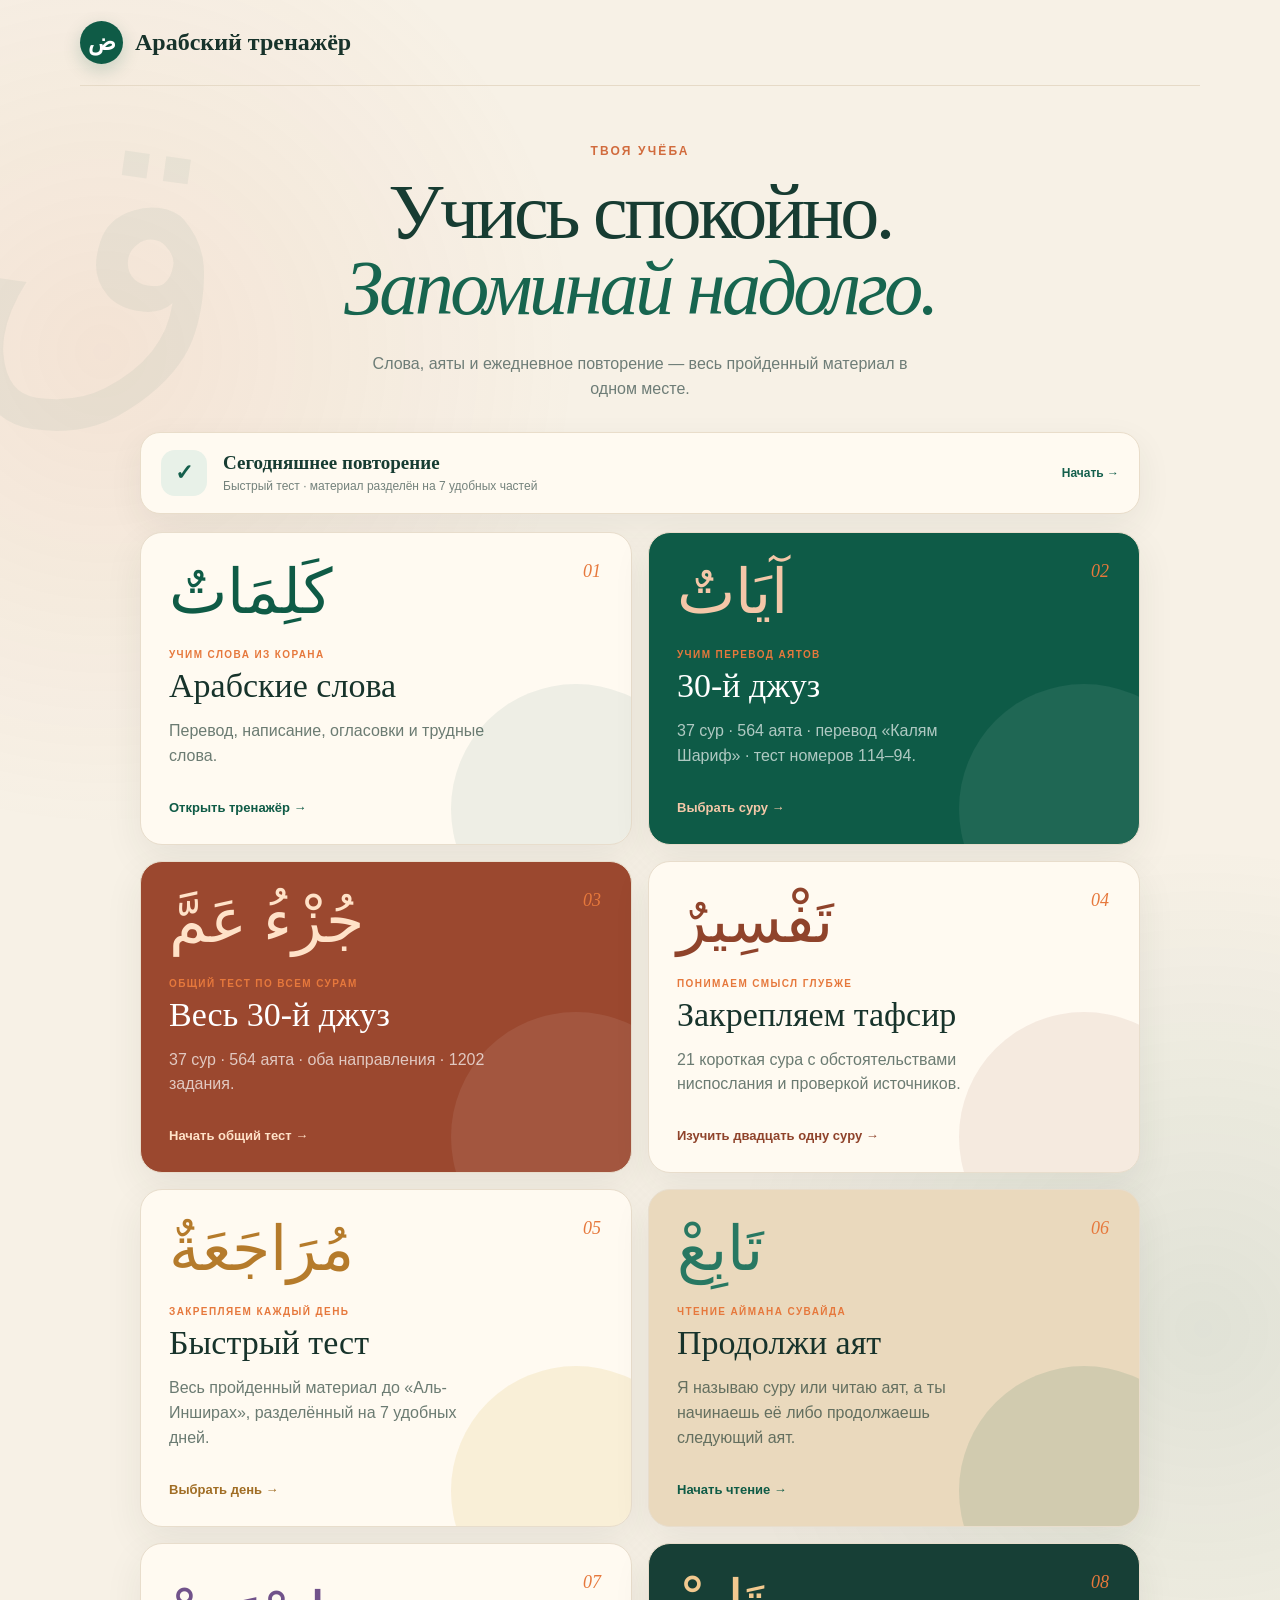
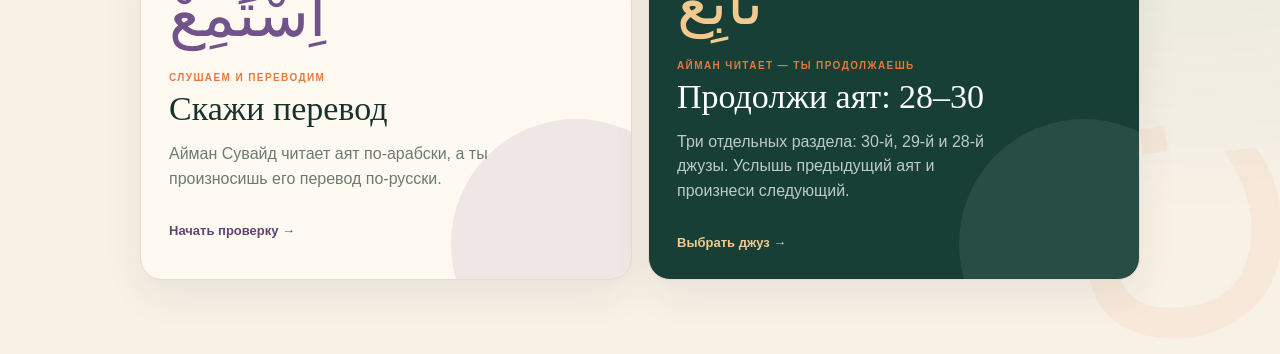
<file: index.html>
<!doctype html>
<html lang="ru">
<head>
  <meta charset="UTF-8">
  <meta name="viewport" content="width=device-width, initial-scale=1.0">
  <meta name="theme-color" content="#0d5d49">
  <meta name="apple-mobile-web-app-capable" content="yes">
  <meta name="apple-mobile-web-app-status-bar-style" content="default">
  <link rel="manifest" href="manifest.webmanifest">
  <meta name="description" content="Тренажёр арабских слов и переводов аятов 30-го джуза">
  <meta property="og:title" content="Арабский тренажёр">
  <meta property="og:description" content="Арабские слова и перевод аятов 30-го джуза">
  <meta property="og:url" content="https://yusyfyunus.github.io/arabic-words-game/">
  <meta property="og:image" content="https://yusyfyunus.github.io/arabic-words-game/og.png">
  <title>Арабский тренажёр</title>
  <link rel="stylesheet" href="style.css?v=20261118-inshirah">
</head>
<body>
  <main class="portal-shell library-theme" id="portal-home">
    <div class="portal-ornament portal-ornament-one" aria-hidden="true">ق</div>
    <div class="portal-ornament portal-ornament-two" aria-hidden="true">ن</div>
    <header class="portal-header">
      <a class="brand" href="#"><span class="brand-mark">ض</span><span>Арабский тренажёр</span></a>
    </header>
    <section class="portal-hero">
      <p class="eyebrow">Твоя учёба</p>
      <h1>Учись спокойно.<br><em>Запоминай надолго.</em></h1>
      <p>Слова, аяты и ежедневное повторение — весь пройденный материал в одном месте.</p>
    </section>
    <button class="library-progress-card" data-open-project="daily">
      <span class="library-progress-icon" aria-hidden="true">✓</span>
      <span class="library-progress-copy"><strong>Сегодняшнее повторение</strong><small>Быстрый тест · материал разделён на 7 удобных частей</small></span>
      <span class="library-progress-action">Начать →</span>
    </button>
    <section class="project-choice-grid">
      <button class="project-choice words-choice" data-open-project="words">
        <span class="project-number">01</span><span class="project-arabic" lang="ar" dir="rtl">كَلِمَاتٌ</span>
        <small>Учим слова из Корана</small><strong>Арабские слова</strong>
        <p>Перевод, написание, огласовки и трудные слова.</p><i>Открыть тренажёр →</i>
      </button>
      <button class="project-choice ayahs-choice" data-open-project="ayahs">
        <span class="project-number">02</span><span class="project-arabic" lang="ar" dir="rtl">آيَاتٌ</span>
        <small>Учим перевод аятов</small><strong>30-й джуз</strong>
        <p>37 сур · 564 аята · перевод «Калям Шариф» · тест номеров 114–94.</p><i>Выбрать суру →</i>
      </button>
      <button class="project-choice full-juz-choice" data-open-project="full-juz">
        <span class="project-number">03</span><span class="project-arabic" lang="ar" dir="rtl">جُزْءُ عَمَّ</span>
        <small>Общий тест по всем сурам</small><strong>Весь 30-й джуз</strong>
        <p>37 сур · 564 аята · оба направления · 1202 задания.</p><i>Начать общий тест →</i>
      </button>
      <button class="project-choice tafsir-choice" data-open-project="tafsir">
        <span class="project-number">04</span><span class="project-arabic" lang="ar" dir="rtl">تَفْسِيرٌ</span>
        <small>Понимаем смысл глубже</small><strong>Закрепляем тафсир</strong>
        <p>21 короткая сура с обстоятельствами ниспослания и проверкой источников.</p><i>Изучить двадцать одну суру →</i>
      </button>
      <button class="project-choice daily-choice" data-open-project="daily">
        <span class="project-number">05</span><span class="project-arabic" lang="ar" dir="rtl">مُرَاجَعَةٌ</span>
        <small>Закрепляем каждый день</small><strong>Быстрый тест</strong>
        <p>Весь пройденный материал до «Аль-Инширах», разделённый на 7 удобных дней.</p><i>Выбрать день →</i>
      </button>
      <button class="project-choice continue-choice" data-open-project="continue">
        <span class="project-number">06</span><span class="project-arabic" lang="ar" dir="rtl">تَابِعْ</span>
        <small>Чтение Аймана Сувайда</small><strong>Продолжи аят</strong>
        <p>Я называю суру или читаю аят, а ты начинаешь её либо продолжаешь следующий аят.</p><i>Начать чтение →</i>
      </button>
      <button class="project-choice listen-choice" data-open-project="listen">
        <span class="project-number">07</span><span class="project-arabic" lang="ar" dir="rtl">اِسْتَمِعْ</span>
        <small>Слушаем и переводим</small><strong>Скажи перевод</strong>
        <p>Айман Сувайд читает аят по-арабски, а ты произносишь его перевод по-русски.</p><i>Начать проверку →</i>
      </button>
      <a class="project-choice recitation-choice" href="juz-audio/">
        <span class="project-number">08</span><span class="project-arabic" lang="ar" dir="rtl">تَابِعْ</span>
        <small>Айман читает — ты продолжаешь</small><strong>Продолжи аят: 28–30</strong>
        <p>Три отдельных раздела: 30-й, 29-й и 28-й джузы. Услышь предыдущий аят и произнеси следующий.</p><i>Выбрать джуз →</i>
      </a>
    </section>
  </main>

  <main class="page-shell" id="words-app" hidden>
    <div class="background-word background-word-one" aria-hidden="true">ع</div>
    <div class="background-word background-word-two" aria-hidden="true">ق</div>
    <header class="topbar">
      <button class="back-project" data-open-project="home">← Разделы</button>
      <a class="brand" href="#game"><span class="brand-mark">ض</span><span>Арабские слова</span></a>
      <button class="dictionary-button" id="open-dictionary"><span aria-hidden="true">☰</span> Все слова</button>
    </header>
    <section class="hero" id="game">
      <p class="eyebrow">14 уроков · 201 слово · твой личный тренажёр</p>
      <h1>Запомни слово.<br><em>Узнай его с первого взгляда.</em></h1>
      <p class="intro">Короткие раунды на перевод и написание — по словам с твоих фотографий.</p>
    </section>
    <section class="game-card" aria-live="polite">
      <div class="lesson-switch" aria-label="Выбор урока">
        <button class="active" id="scope-lesson"><span>Первый урок</span><strong>Урок 1</strong><small>23 слова</small></button>
        <button id="scope-lesson2"><span>Второй урок</span><strong>Урок 2</strong><small>25 слов</small></button>
        <button id="scope-lesson3"><span>Третий урок</span><strong>Урок 3</strong><small>9 слов</small></button>
        <button id="scope-lesson4"><span>Четвёртый урок</span><strong>Урок 4</strong><small>24 слова</small></button>
        <button id="scope-lesson5"><span>Пятый урок</span><strong>Урок 5</strong><small>23 слова</small></button>
        <button id="scope-lesson6"><span>Шестой урок</span><strong>Урок 6</strong><small>16 слов</small></button>
        <button id="scope-lesson7"><span>Седьмой урок</span><strong>Урок 7</strong><small>11 слов</small></button>
        <button id="scope-lesson8"><span>Восьмой урок</span><strong>Урок 8 · Аль-Адият</strong><small>11 слов</small></button>
        <button id="scope-lesson9"><span>Девятый урок</span><strong>Урок 9 · Аз-Зильзаля</strong><small>8 слов</small></button>
        <button id="scope-lesson10"><span>Десятый урок</span><strong>Урок 10 · Аль-Баййина</strong><small>10 слов</small></button>
        <button id="scope-lesson11"><span>Одиннадцатый урок</span><strong>Урок 11 · Аль-Кадр</strong><small>6 слов</small></button>
        <button id="scope-lesson12"><span>Двенадцатый урок</span><strong>Урок 12 · Аль-Аляк</strong><small>19 слов</small></button>
        <button id="scope-lesson13"><span>Тринадцатый урок</span><strong>Урок 13 · Ат-Тин</strong><small>8 слов</small></button>
        <button id="scope-lesson14"><span>Четырнадцатый урок</span><strong>Урок 14 · Аль-Инширах</strong><small>8 слов</small></button>
        <button id="scope-all"><span>Общий повтор</span><strong>Повторить всё</strong><small>201 слово пройдено</small></button>
        <button id="scope-hard"><span>Личный тест</span><strong>Трудные слова</strong><small id="scope-hard-count">0 выбрано</small></button>
      </div>
      <div class="mode-switch" aria-label="Режим игры">
        <button class="active" id="mode-translate"><span aria-hidden="true">↔</span> Перевод</button>
        <button id="mode-spell"><span aria-hidden="true">✎</span> Написание</button>
      </div>
      <div class="game-meta">
        <div class="progress-label"><span id="question-number">Слово 1 из 23</span><span id="progress-percent">0%</span></div>
        <div class="progress-track"><span id="progress-bar" style="width:0%"></span></div>
      </div>
      <div class="question-block" id="question-block"></div>
      <footer class="score-row">
        <div><span class="score-dot score-dot-green"></span>Верно <strong id="score">0</strong></div>
        <div><span class="score-dot score-dot-gold"></span>Серия <strong id="streak">0</strong></div>
        <button id="restart">↻ Начать заново</button>
      </footer>
    </section>
    <section class="study-note">
      <span class="note-number">01</span>
      <div><p>Подсказка для памяти</p><h2>Огласовки находятся в верхнем ряду клавиатуры.</h2></div>
      <div class="mini-card"><span dir="rtl" lang="ar">فَلَقٌ</span><small>Рассвет</small></div>
    </section>
    <div class="modal-backdrop" id="dictionary-backdrop" role="presentation" hidden>
      <section class="dictionary-modal" role="dialog" aria-modal="true" aria-labelledby="dictionary-title">
        <div class="dictionary-heading">
          <div><p class="eyebrow">Твой набор</p><h2 id="dictionary-title">Все пройденные слова</h2></div>
          <button id="close-dictionary" aria-label="Закрыть словарь">×</button>
        </div>
        <div class="word-list" id="word-list"></div>
      </section>
    </div>
  </main>

  <main class="ayah-shell" id="ayah-app" hidden>
    <header class="topbar ayah-topbar">
      <button class="back-project" data-open-project="home">← Разделы</button>
      <a class="brand" href="#ayah-start"><span class="brand-mark ayah-mark">آ</span><span>Перевод аятов</span></a>
      <span class="juz-pill">30-й джуз</span>
    </header>
    <section class="ayah-hero" id="ayah-start">
      <p class="eyebrow">Калям Шариф · перевод смыслов</p>
      <h1>Выбери суру<br><em>и проверь себя.</em></h1>
      <p>Каждый аят встретится два раза: сначала в одном направлении, затем наоборот.</p>
    </section>
    <section class="ayah-card">
      <div id="ayah-setup">
        <div class="ayah-tabs" role="tablist">
          <button class="active" id="tab-one-surah" role="tab">Выбрать суру</button>
          <button id="tab-custom-test" role="tab">Создать тест</button>
          <button id="tab-surah-facts" role="tab">Номера и аяты</button>
        </div>
        <div id="one-surah-panel">
          <div class="ayah-setup-heading"><div><p class="eyebrow">37 сур</p><h2>Суры 30-го джуза</h2></div><p>Нажми на суру, затем начни тест.</p></div>
          <div class="surah-grid" id="surah-grid"></div>
          <div class="sticky-start"><div><small>Выбрано</small><strong id="single-selection-label">Сура не выбрана</strong></div><button id="start-single-surah" disabled>Начать тест</button></div>
        </div>
        <div id="custom-test-panel" hidden>
          <div class="ayah-setup-heading"><div><p class="eyebrow">Свой набор</p><h2>Создать тест</h2></div><p>Выбери любые суры. Аяты будут перемешаны.</p></div>
          <div class="custom-toolbar"><button id="select-all-surahs">Выбрать все</button><button id="clear-surahs">Очистить</button><strong id="custom-selection-count">0 сур · 0 заданий</strong></div>
          <div class="surah-grid custom-surah-grid" id="custom-surah-grid"></div>
          <div class="sticky-start"><div><small>В тесте</small><strong id="custom-start-label">Выбери хотя бы одну суру</strong></div><button id="start-custom-test" disabled>Начать тест</button></div>
        </div>
        <div id="surah-facts-panel" hidden>
          <div class="ayah-setup-heading"><div><p class="eyebrow">21 сура · 114–94</p><h2>Номер и аяты одним вопросом</h2></div><p>В каждом вопросе сразу выбери номер суры и количество аятов.</p></div>
          <div class="surah-grid" id="surah-facts-grid"></div>
          <div class="sticky-start"><div><small>В тесте</small><strong>21 задание · суры 114–94</strong></div><button id="start-surah-facts-test">Начать тест</button></div>
        </div>
      </div>
      <div id="ayah-test" hidden>
        <div class="ayah-test-head">
          <button id="exit-ayah-test">← К выбору сур</button>
          <div><span id="ayah-progress-label">Задание 1</span><strong id="ayah-score-label">Верно 0</strong></div>
          <div class="progress-track"><span id="ayah-progress-bar"></span></div>
        </div>
        <div class="ayah-question" id="ayah-question"></div>
      </div>
      <div id="ayah-result" hidden></div>
    </section>
    <footer class="ayah-source">Арабский текст: <a href="https://tanzil.net" target="_blank" rel="noopener">Tanzil Project</a>. Перевод смыслов: «Калям Шариф», ДУМ Республики Татарстан.</footer>
  </main>

  <main class="daily-shell" id="daily-app" hidden>
    <header class="topbar daily-topbar">
      <button class="back-project" data-open-project="home">← Разделы</button>
      <a class="brand" href="#daily-start"><span class="brand-mark daily-mark">م</span><span>Быстрый тест</span></a>
      <span class="juz-pill">7 дней</span>
    </header>
    <section class="daily-hero" id="daily-start">
      <p class="eyebrow">Ежедневное закрепление · до Аль-Инширах</p>
      <h1>Немного каждый день.<br><em>Всё запомнится.</em></h1>
      <p>Слова, перевод аятов и номер суры с количеством аятов — в коротких смешанных тестах.</p>
    </section>
    <section class="daily-card">
      <div id="daily-setup">
        <div class="daily-setup-heading">
          <div><p class="eyebrow">Выбери день</p><h2>7 частей материала</h2></div>
          <p>Каждый день задания перемешаны, а варианты ответов сначала скрыты. Новая неделя начинается в понедельник.</p>
        </div>
        <div class="daily-days-grid" id="daily-days-grid"></div>
      </div>
      <div id="daily-test" hidden>
        <div class="daily-test-head">
          <button id="exit-daily-test">← К выбору дней</button>
          <div><span id="daily-progress-label">Задание 1</span><strong id="daily-score-label">Верно 0</strong></div>
          <div class="progress-track"><span id="daily-progress-bar"></span></div>
        </div>
        <div class="daily-question" id="daily-question"></div>
      </div>
      <div id="daily-result" hidden></div>
    </section>
    <footer class="ayah-source">Материал: слова из уроков 1–14 и перевод смыслов «Калям Шариф» для сур 114–94.</footer>
  </main>

  <main class="continue-shell" id="continue-app" hidden>
    <header class="topbar continue-topbar">
      <button class="back-project" data-open-project="home">← Разделы</button>
      <a class="brand" href="#continue-start"><span class="brand-mark continue-mark">ت</span><span>Продолжи аят</span></a>
      <span class="juz-pill">На слух</span>
    </header>
    <section class="continue-hero" id="continue-start">
      <p class="eyebrow">Повторение на слух · суры 114–94</p>
      <h1>Я называю суру или читаю аят.<br><em>Ты начинаешь или продолжаешь.</em></h1>
      <p>Для первого аята приложение называет суру. Для остальных читает предыдущий аят — затем проверяет твой ответ по словам.</p>
    </section>
    <section class="continue-card">
      <div id="continue-setup">
        <div class="continue-setup-heading">
          <div><p class="eyebrow">Без вариантов ответа</p><h2>Начни или продолжи аят</h2></div>
          <p>Удобно слушать во время работы: текст читается вслух, а микрофон проверяет твоё продолжение.</p>
        </div>
        <div class="continue-settings">
          <label><input type="checkbox" id="continue-auto-speak" checked> Произносить аят автоматически</label>
          <span>Разреши микрофон при начале занятия. Он останется готовым между аятами и выключится при выходе. После короткого сигнала начинай читать.</span>
        </div>
        <p class="continue-compatibility">Каждый новый тест включает все 146 пройденных аятов и перемешивает их между всеми сурами: подряд одна сура не идёт, а задания внутри теста не повторяются. Аудио Аймана Сувайда хранится в сайте и работает без интернета. Во время ответа скажи «повтори аят», «подожди» или «продолжай» — запись повторится, отсчёт остановится или возобновится. Для проверки голосом открой сайт через localhost или HTTPS и разреши доступ к микрофону. Само распознавание речи может зависеть от поддержки браузера.</p>
        <p class="continue-origin-notice" id="continue-origin-notice" hidden>Сейчас открыт отдельный файл. Для голосовой проверки на iPhone открой <a href="https://yusyfyunus.github.io/arabic-words-game/">публичную HTTPS-версию</a>. В Safari выбери «аА» → «Настройки веб-сайта» → «Микрофон» → «Разрешить».</p>
        <div class="continue-start-row"><strong>146 аятов · все суры 114–94</strong><button id="start-continue-test">Начать занятие →</button></div>
        <p class="continue-permission-status" id="continue-permission-status">На iPhone разреши микрофон один раз при начале занятия. Затем Safari будет сам слушать и проверять каждый ответ.</p>
      </div>
      <div id="continue-test" hidden>
        <div class="continue-test-head">
          <button id="exit-continue-test">← К настройкам</button>
          <div><span id="continue-progress-label">Задание 1</span><strong id="continue-score-label">Получилось 0</strong></div>
          <div class="progress-track"><span id="continue-progress-bar"></span></div>
        </div>
        <div class="continue-question" id="continue-question"></div>
      </div>
      <div id="continue-result" hidden></div>
    </section>
    <footer class="ayah-source">Материал: все 146 аятов сур 114–94. Первый аят проверяется по команде «Начни суру», остальные — как продолжение. Чтение аятов: Айман Сувайд.</footer>
  </main>

  <main class="listen-shell" id="listen-app" hidden>
    <header class="topbar listen-topbar">
      <button class="back-project" data-open-project="home">← Разделы</button>
      <a class="brand" href="#listen-start"><span class="brand-mark listen-mark">س</span><span>Скажи перевод</span></a>
      <span class="juz-pill">146 аятов</span>
    </header>
    <section class="listen-hero" id="listen-start">
      <p class="eyebrow">Слушаем и переводим · суры 114–94</p>
      <h1>Слушай аят.<br><em>Скажи его перевод.</em></h1>
      <p>Айман Сувайд читает по-арабски, затем микрофон слушает твой перевод и проверяет его по смысловым словам.</p>
    </section>
    <section class="listen-card">
      <div id="listen-setup">
        <div class="listen-setup-heading">
          <div><p class="eyebrow">Все пройденные аяты</p><h2>Выбери порядок</h2></div>
          <p>Можно отвечать по порядку или перемешать все аяты между сурами. На каждый ответ даётся одна минута.</p>
        </div>
        <div class="listen-settings">
          <label><input type="radio" name="listen-order" value="ordered" checked> По порядку: от «Ан-Нас» до «Аль-Инширах»</label>
          <label><input type="radio" name="listen-order" value="random"> Вразброс: аяты из разных сур</label>
          <label><input type="checkbox" id="listen-auto-next" checked> Автоматически переходить к следующему аяту</label>
          <span>На iPhone нажми «Начать проверку» и разреши микрофон один раз. После каждого аята Safari сам будет слушать русский перевод и проверять его.</span>
        </div>
        <p class="listen-origin-notice" id="listen-origin-notice" hidden>Сейчас открыт отдельный файл. Голосовая проверка на iPhone работает в <a href="https://yusyfyunus.github.io/arabic-words-game/">публичной HTTPS-версии</a>. В Safari открой «аА» → «Настройки веб-сайта» → «Микрофон» → «Разрешить».</p>
        <div class="listen-start-row"><strong>146 аятов · 21 сура</strong><button id="start-listen-session">Начать проверку →</button></div>
        <p class="listen-permission-status" id="listen-permission-status">Микрофон включится один раз при начале занятия и выключится при выходе из голосового раздела.</p>
      </div>
      <div id="listen-player" hidden>
        <div class="listen-player-head">
          <button id="exit-listen-session">← К настройкам</button>
          <div><span id="listen-progress-label">Аят 1 из 146</span><strong id="listen-surah-label">Ан-Нас · 1</strong></div>
          <div class="progress-track"><span id="listen-progress-bar"></span></div>
        </div>
        <div class="listen-content">
          <p class="listen-stage" id="listen-stage">Читает Айман Сувайд</p>
          <div class="listen-arabic" id="listen-arabic" dir="rtl" lang="ar"></div>
          <div class="listen-translation" id="listen-translation">После аята произнеси перевод по-русски.</div>
          <div class="listen-heard" id="listen-heard"></div>
          <div class="voice-manual-fallback" id="listen-manual-fallback" hidden>
            <label for="listen-manual-answer">Если Safari не передал речь, нажми микрофон на клавиатуре iPhone или введи перевод:</label>
            <textarea id="listen-manual-answer" lang="ru" rows="3" placeholder="Продиктуй или введи перевод"></textarea>
            <button type="button" id="listen-manual-check">Проверить ответ</button>
          </div>
          <div class="listen-controls">
            <button id="listen-previous">← Назад</button>
            <button id="listen-repeat">↻ Повторить</button>
            <button class="listen-pause" id="listen-pause">⏸ Пауза</button>
            <button id="listen-reveal">Не помню — ответ</button>
            <button id="listen-next">Вперёд →</button>
          </div>
          <p class="listen-status" id="listen-status" aria-live="polite"></p>
        </div>
      </div>
      <div id="listen-result" hidden></div>
    </section>
    <footer class="ayah-source">Все 146 аятов сур 114–94. Арабское чтение: Айман Сувайд. Ответ ученицы проверяется по переводу смыслов «Калям Шариф», ДУМ Республики Татарстан.</footer>
  </main>

  <main class="tafsir-shell" id="tafsir-app" hidden>
    <header class="topbar tafsir-topbar">
      <button class="back-project" data-open-project="home">← Разделы</button>
      <a class="brand" href="#tafsir-start"><span class="brand-mark tafsir-mark">ت</span><span>Закрепляем тафсир</span></a>
      <span class="juz-pill">21 сура</span>
    </header>
    <section class="tafsir-hero" id="tafsir-start">
      <p class="eyebrow">Краткий смысл · проверка понимания</p>
      <h1>Не только прочитать.<br><em>Понять и запомнить.</em></h1>
      <p>Изучи краткое объяснение каждого аята, затем проверь себя в двух направлениях.</p>
    </section>
    <section class="tafsir-card">
      <div id="tafsir-setup">
        <div class="tafsir-setup-heading">
          <div><p class="eyebrow">Раздел для изучения</p><h2>Выбери суру</h2></div>
          <p>Двадцать одна короткая сура: обстоятельства ниспослания, степень достоверности, главные аяты и скрытые варианты в тесте.</p>
        </div>
        <div class="tafsir-surah-grid" id="tafsir-surah-grid"></div>
      </div>
      <div id="tafsir-study" hidden></div>
      <div id="tafsir-test" hidden></div>
      <div id="tafsir-result" hidden></div>
    </section>
    <footer class="ayah-source">Краткие объяснения составлены по материалам <a href="https://azan.ru/tafsir" target="_blank" rel="noopener">тафсира Azan.ru</a>, достоверных хадисов и классических толкований. Для подробного изучения переходи к полным источникам внутри каждой суры.</footer>
  </main>

  <script src="juz30-data.js"></script>
  <script src="game.js?v=20261118-inshirah"></script>
  <script src="ayah-game.js?v=20261118-inshirah"></script>
  <script src="daily-game.js?v=20261118-inshirah"></script>
  <script src="continue-game.js?v=20261118-inshirah"></script>
  <script src="listen-game.js?v=20261118-inshirah"></script>
  <script src="tafsir-game.js?v=20261118-inshirah"></script>
  <script>
    if ("serviceWorker" in navigator && location.protocol === "https:") {
      let reloadingForUpdate = false;
      navigator.serviceWorker.addEventListener("controllerchange", () => {
        if (reloadingForUpdate || sessionStorage.getItem("kalimat-sw-20261118-inshirah")) return;
        reloadingForUpdate = true;
        sessionStorage.setItem("kalimat-sw-20261118-inshirah", "1");
        location.reload();
      });
      navigator.serviceWorker.register("./sw.js")
        .then((registration) => registration.update())
        .catch(() => {});
    }
  </script>
</body>
</html>
</file>
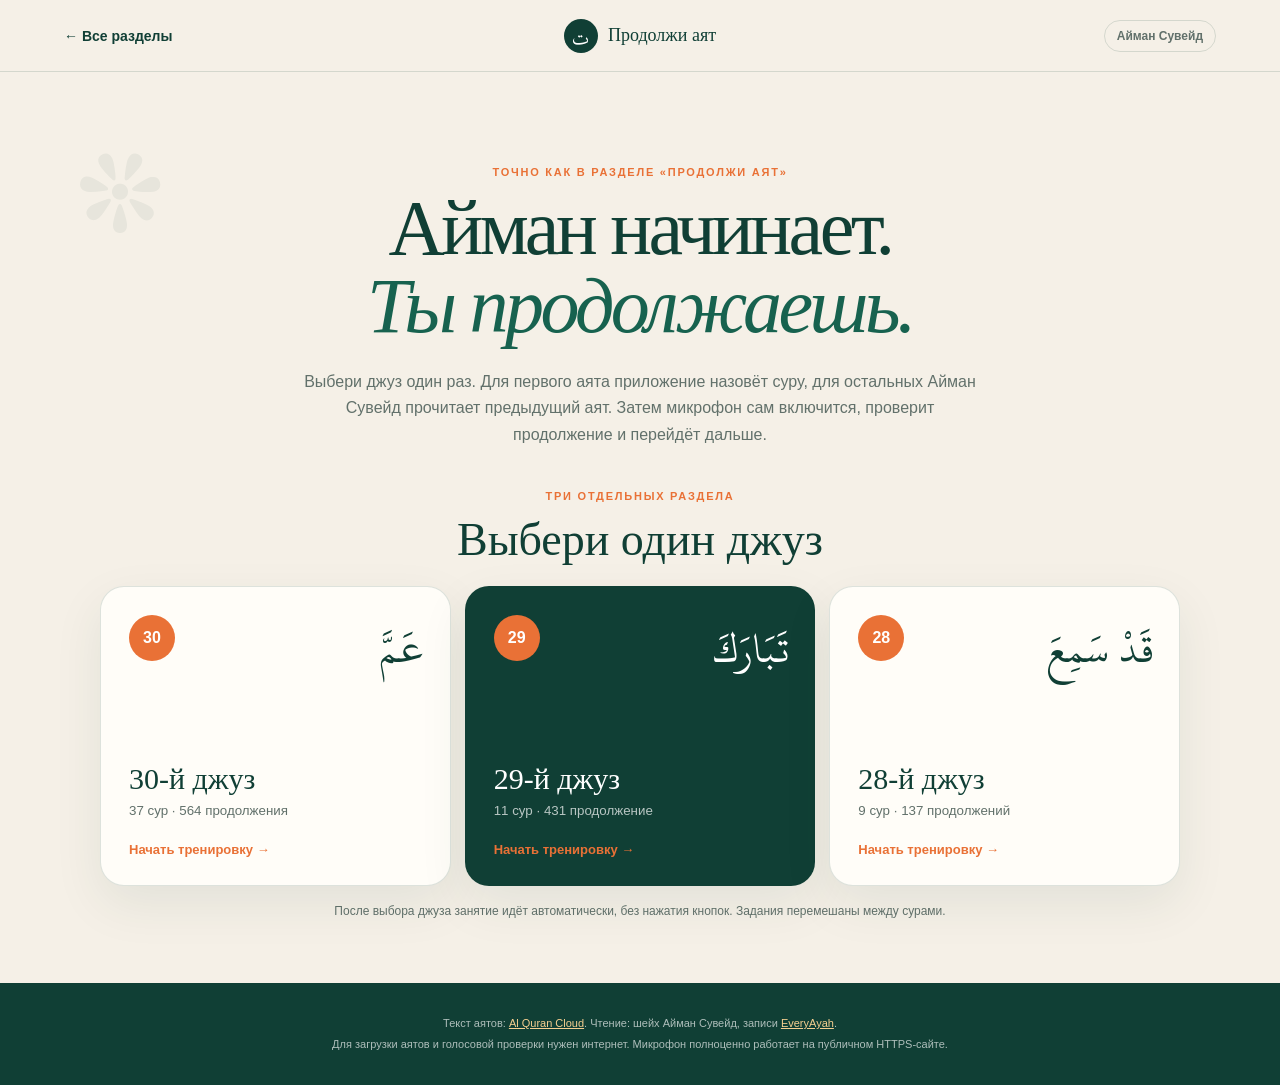
<file: juz-audio/index.html>
<!doctype html>
<html lang="ru">
<head>
  <meta charset="UTF-8">
  <meta name="viewport" content="width=device-width, initial-scale=1.0, viewport-fit=cover">
  <meta name="theme-color" content="#103f35">
  <meta name="description" content="Продолжение аятов 28-го, 29-го и 30-го джузов в чтении Аймана Сувейда">
  <title>Продолжи аят · 28–30-й джузы</title>
  <link rel="stylesheet" href="style.css?v=3">
</head>
<body>
  <header class="topbar">
    <a class="back" href="../">← Все разделы</a>
    <div class="brand"><span class="brand-mark">ت</span><span>Продолжи аят</span></div>
    <span class="reciter">Айман Сувейд</span>
  </header>

  <main>
    <section class="hero">
      <p class="eyebrow">Точно как в разделе «Продолжи аят»</p>
      <h1>Айман начинает.<br><em>Ты продолжаешь.</em></h1>
      <p class="hero-copy">Выбери джуз один раз. Для первого аята приложение назовёт суру, для остальных Айман Сувейд прочитает предыдущий аят. Затем микрофон сам включится, проверит продолжение и перейдёт дальше.</p>
    </section>

    <section class="juz-screen" id="juz-screen">
      <div class="section-heading"><p class="eyebrow">Три отдельных раздела</p><h2>Выбери один джуз</h2></div>
      <div class="juz-grid">
        <button class="juz-card" data-juz="30"><span class="juz-number">30</span><span class="juz-arabic" lang="ar" dir="rtl">عَمَّ</span><strong>30-й джуз</strong><small>37 сур · 564 продолжения</small><i>Начать тренировку →</i></button>
        <button class="juz-card" data-juz="29"><span class="juz-number">29</span><span class="juz-arabic" lang="ar" dir="rtl">تَبَارَكَ</span><strong>29-й джуз</strong><small>11 сур · 431 продолжение</small><i>Начать тренировку →</i></button>
        <button class="juz-card" data-juz="28"><span class="juz-number">28</span><span class="juz-arabic" lang="ar" dir="rtl">قَدْ سَمِعَ</span><strong>28-й джуз</strong><small>9 сур · 137 продолжений</small><i>Начать тренировку →</i></button>
      </div>
      <p class="setup-note" id="setup-note">После выбора джуза занятие идёт автоматически, без нажатия кнопок. Задания перемешаны между сурами.</p>
    </section>

    <section class="loading-screen" id="loading-screen" hidden>
      <div class="loader"></div><p class="eyebrow">Готовлю занятие</p><h2 id="loading-title">Загружаю точный текст аятов…</h2><p id="loading-copy">Это понадобится только при первом открытии джуза.</p><button class="secondary" id="cancel-loading">← Назад</button>
    </section>

    <section class="practice-screen" id="practice-screen" hidden aria-live="polite">
      <div class="practice-head">
        <button class="text-back" id="exit-practice">← К джузам</button>
        <div><strong id="practice-title">30-й джуз</strong><span id="score-label">Верно 0 · Ошибки 0</span></div>
      </div>
      <div class="progress-row"><span id="progress-label">Задание 1 из 564</span><div><i id="progress-fill"></i></div></div>

      <article class="practice-card">
        <div class="question-top"><p class="phase" id="phase-label">Слушай подсказку</p><span id="surah-label">Сура 78 · Ан-Наба</span></div>
        <div class="cue-card">
          <small id="cue-kind">Айман читает предыдущий аят</small>
          <p id="cue-arabic" lang="ar" dir="rtl"></p>
          <p id="cue-russian"></p>
        </div>
        <audio id="audio" preload="metadata"></audio>
        <div class="cue-actions"><button class="primary" id="play-cue">▶ Прослушать подсказку</button><button class="secondary" id="repeat-cue">↻ Повторить</button></div>

        <div class="answer-panel" id="answer-panel" hidden>
          <div class="mic-dot">🎙</div>
          <div><strong>Продолжи следующим аятом</strong><p id="voice-status">Нажми «Говорить» и прочитай продолжение.</p></div>
          <button class="mic-button" id="speak-button">Говорить</button>
        </div>

        <div class="heard" id="heard-panel" hidden><small>Сайт услышал:</small><p id="heard-text" lang="ar" dir="rtl"></p></div>
        <div class="feedback" id="feedback" hidden></div>
        <div class="manual" id="manual-panel" hidden><p>Если Safari не передал речь, продиктуй аят через микрофон арабской клавиатуры или проверь себя по ответу.</p><textarea id="manual-answer" lang="ar" dir="rtl" placeholder="Можно продиктовать или написать аят"></textarea><button class="secondary" id="check-manual">Проверить написанное</button></div>

        <div class="answer-reveal" id="answer-reveal" hidden><small>Правильное продолжение · аят <span id="answer-number"></span></small><p id="answer-arabic" lang="ar" dir="rtl"></p></div>
        <div class="bottom-actions"><button class="secondary" id="show-answer">Показать ответ</button><button class="primary" id="next-question" hidden>Следующее задание →</button></div>
      </article>
    </section>

    <section class="finish-screen" id="finish-screen" hidden>
      <div class="finish-mark">✓</div><p class="eyebrow">Занятие завершено</p><h2>МашаАллах!</h2><p id="finish-copy"></p><div class="finish-actions"><button class="secondary" id="repeat-juz">Пройти ещё раз</button><button class="primary" id="choose-juz">Выбрать другой джуз</button></div>
    </section>
  </main>

  <footer>
    <p>Текст аятов: <a href="https://alquran.cloud/api" target="_blank" rel="noopener">Al Quran Cloud</a>. Чтение: шейх Айман Сувейд, записи <a href="https://everyayah.com/recitations_ayat.html" target="_blank" rel="noopener">EveryAyah</a>.</p>
    <p>Для загрузки аятов и голосовой проверки нужен интернет. Микрофон полноценно работает на публичном HTTPS-сайте.</p>
  </footer>
  <script src="app.js?v=4"></script>
</body>
</html>
</file>
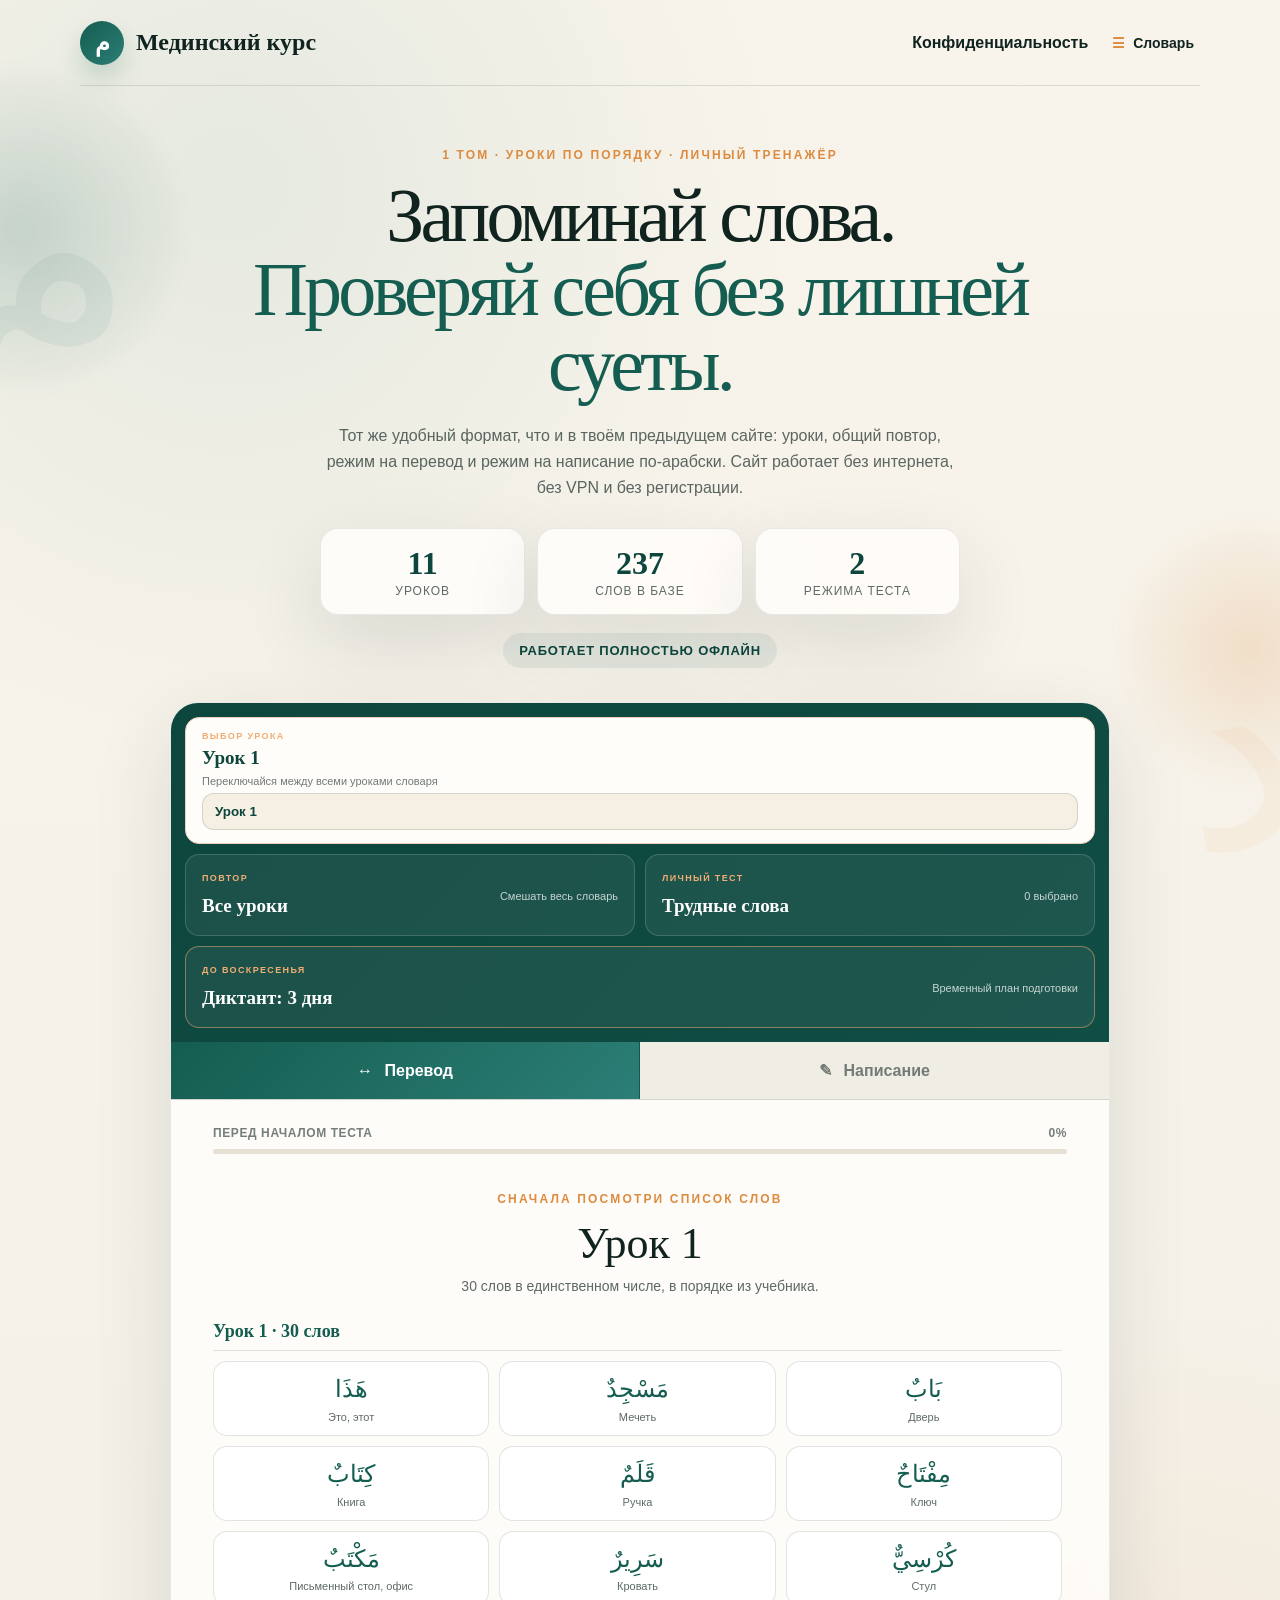
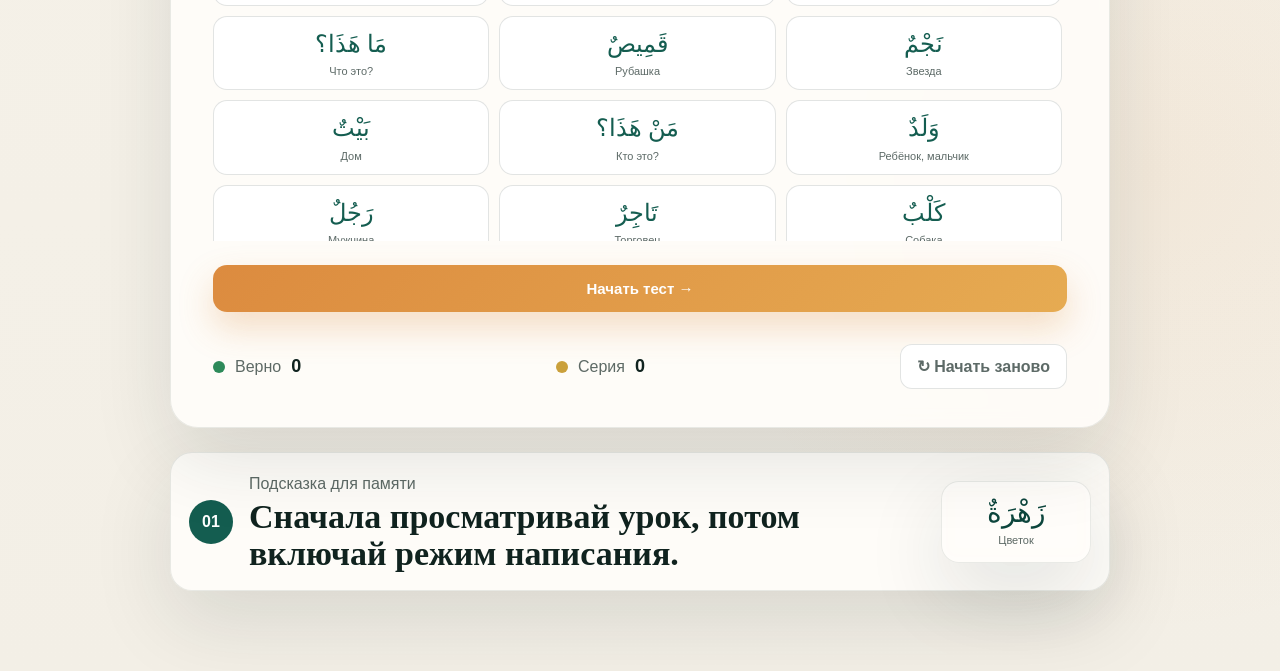
<file: med-course-game/index.html>
<!doctype html>
<html lang="ru">
<head>
  <meta charset="UTF-8">
  <meta name="viewport" content="width=device-width, initial-scale=1.0">
  <meta name="description" content="Тренажёр по словарю 1 тома мединского курса: уроки, тесты и личные трудные слова">
  <title>Словарь 1 тома мединского курса</title>
  <link rel="stylesheet" href="style.css?v=13">
</head>
<body>
  <main class="page-shell">
    <div class="background-shape background-shape-one" aria-hidden="true"></div>
    <div class="background-shape background-shape-two" aria-hidden="true"></div>
    <div class="floating-quote floating-quote-one" aria-hidden="true">م</div>
    <div class="floating-quote floating-quote-two" aria-hidden="true">د</div>

    <header class="topbar">
      <a class="brand" href="#game">
        <span class="brand-mark">م</span>
        <span>Мединский курс</span>
      </a>
      <div class="topbar-actions">
        <a class="text-link" href="./privacy.html">Конфиденциальность</a>
        <button class="dictionary-button" id="open-dictionary"><span aria-hidden="true">☰</span> Словарь</button>
      </div>
    </header>

    <section class="hero" id="game">
      <p class="eyebrow">1 том · уроки по порядку · личный тренажёр</p>
      <h1>Запоминай слова.<br><em>Проверяй себя без лишней суеты.</em></h1>
      <p class="intro">Тот же удобный формат, что и в твоём предыдущем сайте: уроки, общий повтор, режим на перевод и режим на написание по-арабски. Сайт работает без интернета, без VPN и без регистрации.</p>
      <div class="hero-stats" aria-label="Краткая сводка">
        <div><strong id="lesson-count">0</strong><span>уроков</span></div>
        <div><strong id="word-count">0</strong><span>слов в базе</span></div>
        <div><strong>2</strong><span>режима теста</span></div>
      </div>
      <div class="offline-badge" aria-label="Офлайн режим">Работает полностью офлайн</div>
    </section>

    <section class="game-card" aria-live="polite">
      <div class="lesson-switch" aria-label="Выбор урока">
        <label class="lesson-select-card active" id="scope-lesson-group" for="lesson-number">
          <span>Выбор урока</span>
          <strong>Урок 1</strong>
          <small>Переключайся между всеми уроками словаря</small>
          <select id="lesson-number" aria-label="Номер урока"></select>
        </label>
        <button id="scope-all"><span>Повтор</span><strong>Все уроки</strong><small>Смешать весь словарь</small></button>
        <button id="scope-hard"><span>Личный тест</span><strong>Трудные слова</strong><small id="scope-hard-count">0 выбрано</small></button>
        <button id="scope-dictation"><span>До воскресенья</span><strong>Диктант: 3 дня</strong><small>Временный план подготовки</small></button>
      </div>

      <div class="mode-switch" aria-label="Режим игры">
        <button class="active" id="mode-translate"><span aria-hidden="true">↔</span> Перевод</button>
        <button id="mode-spell"><span aria-hidden="true">✎</span> Написание</button>
      </div>

      <div class="game-meta">
        <div class="progress-label"><span id="question-number">Перед началом теста</span><span id="progress-percent">0%</span></div>
        <div class="progress-track"><span id="progress-bar" style="width:0%"></span></div>
      </div>

      <div class="question-block" id="question-block"></div>

      <footer class="score-row">
        <div><span class="score-dot score-dot-green"></span>Верно <strong id="score">0</strong></div>
        <div><span class="score-dot score-dot-gold"></span>Серия <strong id="streak">0</strong></div>
        <button id="restart">↻ Начать заново</button>
      </footer>
    </section>

    <section class="study-note">
      <span class="note-number">01</span>
      <div>
        <p>Подсказка для памяти</p>
        <h2>Сначала просматривай урок, потом включай режим написания.</h2>
      </div>
      <div class="mini-card">
        <span dir="rtl" lang="ar">زَهْرَةٌ</span>
        <small>Цветок</small>
      </div>
    </section>

    <div class="modal-backdrop" id="dictionary-backdrop" role="presentation" hidden>
      <section class="dictionary-modal" role="dialog" aria-modal="true" aria-labelledby="dictionary-title">
        <div class="dictionary-heading">
          <div>
            <p class="eyebrow">Твой набор</p>
            <h2 id="dictionary-title">Словарь 1 тома</h2>
          </div>
          <button id="close-dictionary" aria-label="Закрыть словарь">×</button>
        </div>
        <div class="dictionary-tools">
          <input id="dictionary-search" type="search" placeholder="Поиск по русскому или арабскому слову" aria-label="Поиск по словарю">
          <div class="dictionary-hint">Слова можно отмечать как трудные прямо из списка.</div>
        </div>
        <div class="word-list" id="word-list"></div>
      </section>
    </div>
  </main>
  <script src="game.js?v=13"></script>
</body>
</html>
</file>
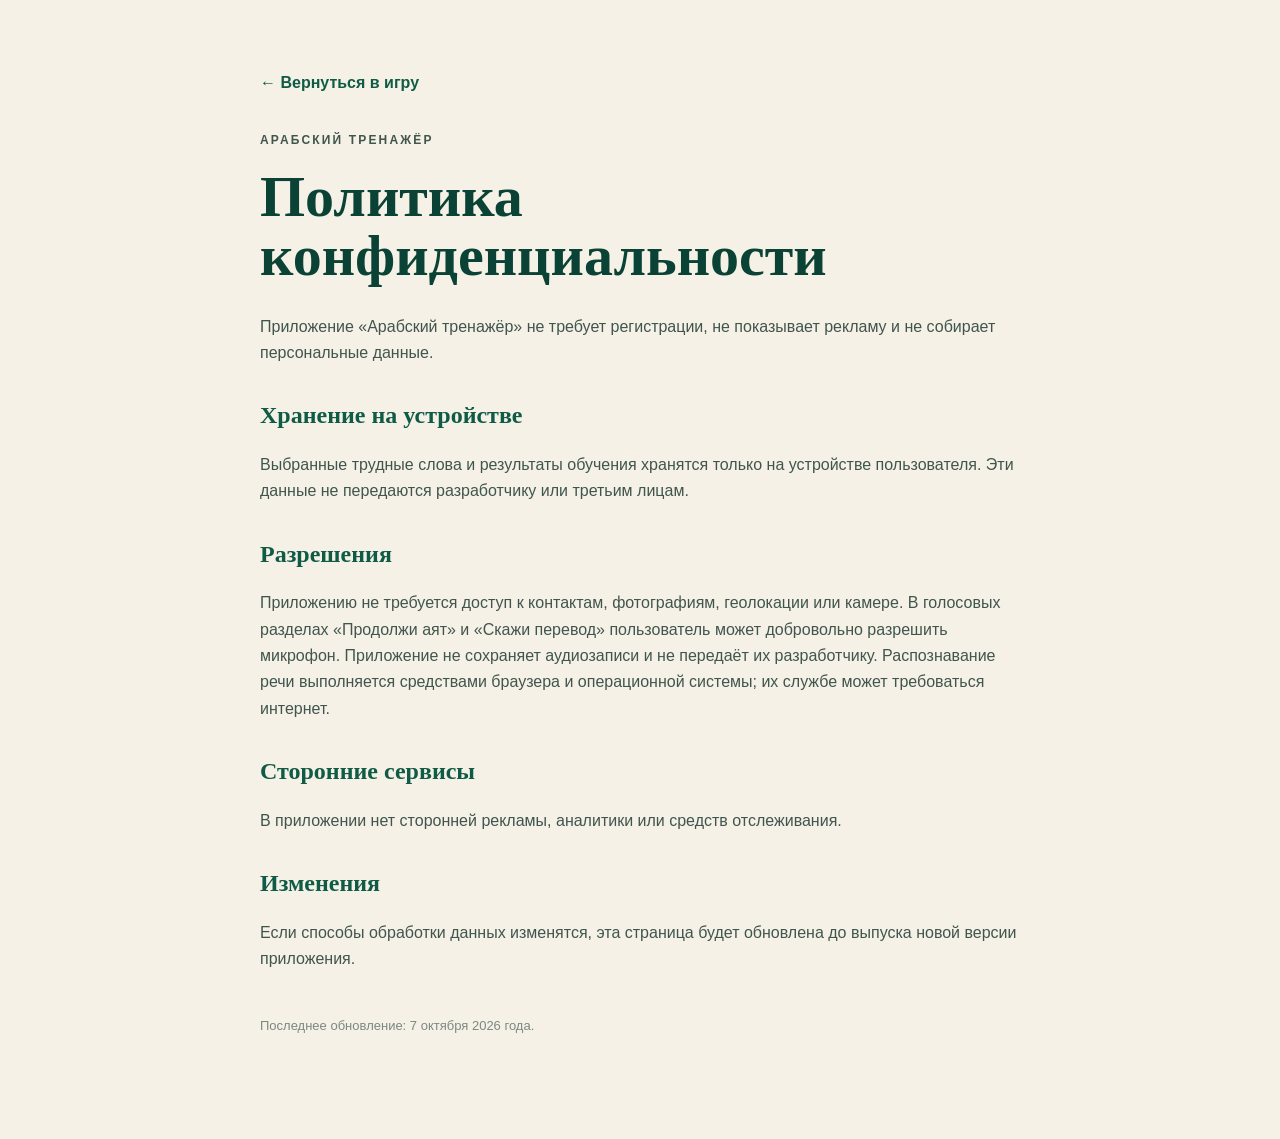
<file: privacy.html>
<!doctype html>
<html lang="ru">
<head>
  <meta charset="UTF-8">
  <meta name="viewport" content="width=device-width, initial-scale=1.0">
  <meta name="description" content="Политика конфиденциальности приложения «Арабский тренажёр»">
  <title>Конфиденциальность — Арабский тренажёр</title>
  <link rel="stylesheet" href="style.css">
</head>
<body>
  <main class="privacy-page">
    <a class="privacy-back" href="./">← Вернуться в игру</a>
    <p class="eyebrow">Арабский тренажёр</p>
    <h1>Политика конфиденциальности</h1>
    <p>Приложение «Арабский тренажёр» не требует регистрации, не показывает рекламу и не собирает персональные данные.</p>
    <h2>Хранение на устройстве</h2>
    <p>Выбранные трудные слова и результаты обучения хранятся только на устройстве пользователя. Эти данные не передаются разработчику или третьим лицам.</p>
    <h2>Разрешения</h2>
    <p>Приложению не требуется доступ к контактам, фотографиям, геолокации или камере. В голосовых разделах «Продолжи аят» и «Скажи перевод» пользователь может добровольно разрешить микрофон. Приложение не сохраняет аудиозаписи и не передаёт их разработчику. Распознавание речи выполняется средствами браузера и операционной системы; их службе может требоваться интернет.</p>
    <h2>Сторонние сервисы</h2>
    <p>В приложении нет сторонней рекламы, аналитики или средств отслеживания.</p>
    <h2>Изменения</h2>
    <p>Если способы обработки данных изменятся, эта страница будет обновлена до выпуска новой версии приложения.</p>
    <p class="privacy-date">Последнее обновление: 7 октября 2026 года.</p>
  </main>
</body>
</html>
</file>
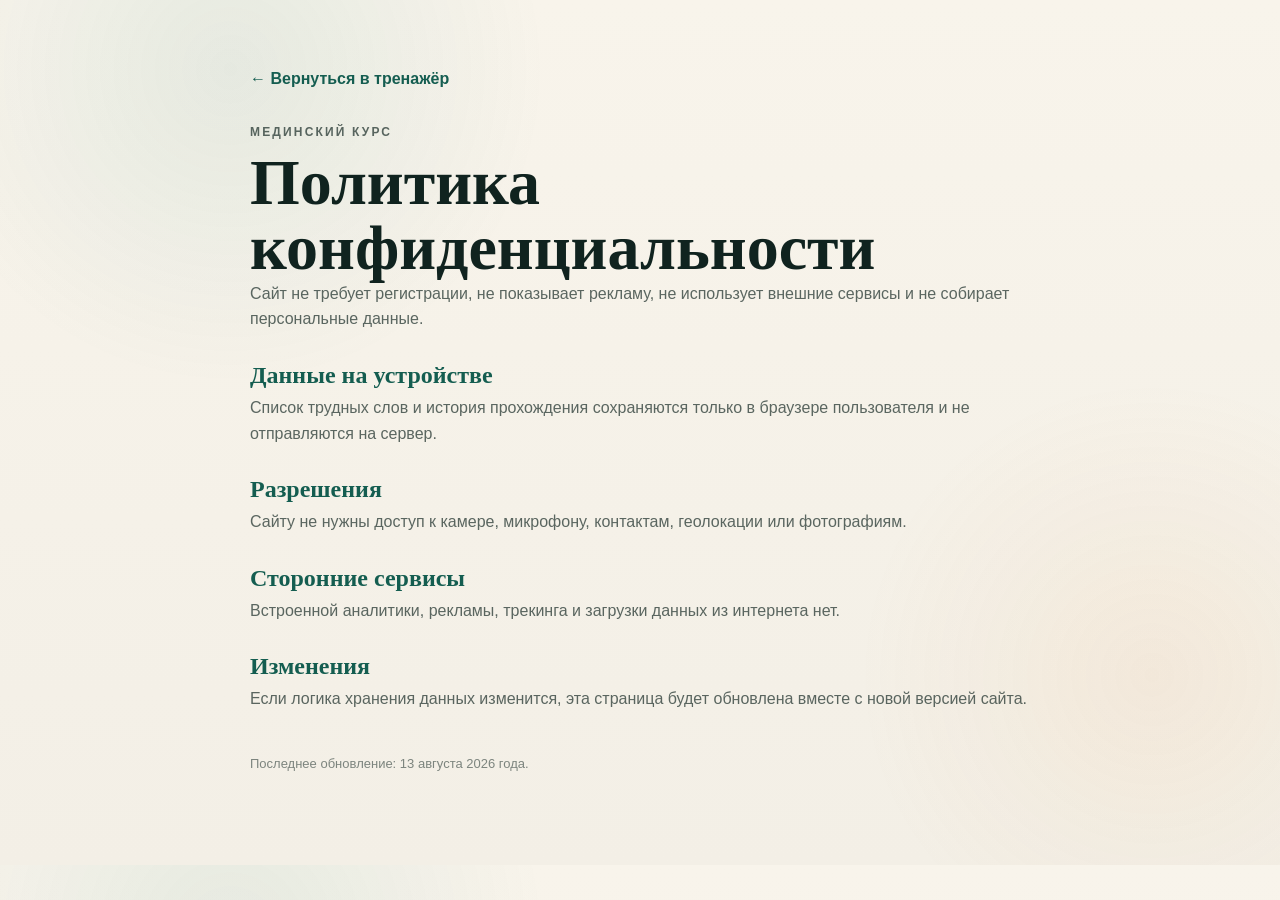
<file: med-course-game/privacy.html>
<!doctype html>
<html lang="ru">
<head>
  <meta charset="UTF-8">
  <meta name="viewport" content="width=device-width, initial-scale=1.0">
  <meta name="description" content="Политика конфиденциальности сайта для словаря 1 тома мединского курса">
  <title>Конфиденциальность — Мединский курс</title>
  <link rel="stylesheet" href="style.css">
</head>
<body>
  <main class="privacy-page">
    <a class="privacy-back" href="./">← Вернуться в тренажёр</a>
    <p class="eyebrow">Мединский курс</p>
    <h1>Политика конфиденциальности</h1>
    <p>Сайт не требует регистрации, не показывает рекламу, не использует внешние сервисы и не собирает персональные данные.</p>
    <h2>Данные на устройстве</h2>
    <p>Список трудных слов и история прохождения сохраняются только в браузере пользователя и не отправляются на сервер.</p>
    <h2>Разрешения</h2>
    <p>Сайту не нужны доступ к камере, микрофону, контактам, геолокации или фотографиям.</p>
    <h2>Сторонние сервисы</h2>
    <p>Встроенной аналитики, рекламы, трекинга и загрузки данных из интернета нет.</p>
    <h2>Изменения</h2>
    <p>Если логика хранения данных изменится, эта страница будет обновлена вместе с новой версией сайта.</p>
    <p class="privacy-date">Последнее обновление: 13 августа 2026 года.</p>
  </main>
</body>
</html>
</file>
<file: style.css>
@font-face {
  font-family: "Uthmanic Hafs";
  src: url("UthmanicHafs1Ver18.woff2") format("woff2");
  font-style: normal;
  font-weight: 400;
  font-display: swap;
}

/* Вариант 1 — «Тихая библиотека» */
.portal-shell.library-theme {
  padding-bottom: 74px;
  background:
    radial-gradient(circle at 8% 18%, rgba(209,107,61,.10), transparent 24%),
    radial-gradient(circle at 94% 68%, rgba(20,95,76,.10), transparent 27%),
    #f7f1e6;
}
.library-theme .portal-header { border-color: #e6dac7; }
.library-theme .portal-hero { margin: 58px auto 30px; }
.library-theme .portal-hero .eyebrow { color: #d16b3d; }
.library-theme .portal-hero h1 { color: #173c32; }
.library-theme .portal-hero h1 em { color: #17654f; }
.library-theme .portal-hero > p:last-child { color: #6e7d77; }
.library-progress-card {
  position: relative;
  z-index: 2;
  width: min(1000px, 100%);
  min-height: 82px;
  display: grid;
  grid-template-columns: auto 1fr auto;
  align-items: center;
  gap: 16px;
  margin: 0 auto 18px;
  padding: 16px 20px;
  border: 1px solid #e9ddca;
  border-radius: 20px;
  background: #fffaf1;
  color: #173c32;
  box-shadow: 0 12px 34px rgba(45,56,42,.07);
  cursor: pointer;
  text-align: left;
  transition: transform 180ms ease, box-shadow 180ms ease;
}
.library-progress-card:hover { transform: translateY(-2px); box-shadow: 0 18px 42px rgba(45,56,42,.11); }
.library-progress-icon {
  width: 46px;
  height: 46px;
  display: grid;
  place-items: center;
  border-radius: 14px;
  background: #e8f1e8;
  color: #145f4c;
  font-size: 22px;
  font-weight: 850;
}
.library-progress-copy { display: grid; gap: 4px; }
.library-progress-copy strong { font-family: Georgia, "Times New Roman", serif; font-size: 19px; font-weight: 600; }
.library-progress-copy small { color: #74827c; font-size: 12px; line-height: 1.4; }
.library-progress-action { color: #145f4c; font-size: 12px; font-weight: 850; }
.library-theme .project-choice-grid { gap: 16px; }
.library-theme .project-choice {
  min-height: 280px;
  padding: 28px;
  border-color: #e8ddcc;
  border-radius: 22px;
  background: #fffaf1;
  box-shadow: 0 14px 38px rgba(45,56,42,.075);
}
.library-theme .ayahs-choice { background: #0e5b47; }
.library-theme .full-juz-choice { background: #9b482f; }
.library-theme .continue-choice { background: #ead9bd; }
.library-theme .listen-choice { background: #fffaf1; }
.library-theme .recitation-choice { background: #173f36; }

@media (max-width: 760px) {
  .portal-shell.library-theme { padding: 0 14px 42px; }
  .library-theme .portal-header { height: 68px; }
  .library-theme .portal-hero { margin: 35px auto 24px; text-align: left; }
  .library-theme .portal-hero h1 { font-size: clamp(39px, 11vw, 48px); line-height: 1.02; }
  .library-theme .portal-hero h1 br { display: initial; }
  .library-theme .portal-hero > p:last-child { margin: 16px 0 0; font-size: 14px; line-height: 1.5; }
  .library-progress-card { min-height: 76px; gap: 11px; margin-bottom: 13px; padding: 13px; border-radius: 18px; }
  .library-progress-icon { width: 42px; height: 42px; border-radius: 13px; }
  .library-progress-copy strong { font-size: 16px; }
  .library-progress-copy small { font-size: 10px; }
  .library-progress-action { font-size: 0; }
  .library-progress-action::after { content: "→"; font-size: 18px; }
  .library-theme .project-choice-grid { grid-template-columns: repeat(2, minmax(0, 1fr)); gap: 11px; }
  .library-theme .project-choice { min-height: 214px; padding: 17px 15px; border-radius: 20px; }
  .library-theme .project-choice::after { right: -96px; bottom: -120px; }
  .library-theme .project-number { top: 15px; right: 15px; font-size: 14px; }
  .library-theme .project-arabic { margin-bottom: 18px; font-size: 38px; }
  .library-theme .project-choice small { max-width: 88%; font-size: 8px; line-height: 1.35; }
  .library-theme .project-choice strong { font-size: 22px; line-height: 1.07; }
  .library-theme .project-choice p { display: none; }
  .library-theme .project-choice i { position: absolute; left: 15px; bottom: 16px; max-width: calc(100% - 30px); font-size: 10px; }
}

@media (max-width: 370px) {
  .library-theme .project-choice-grid { grid-template-columns: 1fr; }
  .library-theme .project-choice { min-height: 198px; }
}

:root {
  --ink: #17332b;
  --forest: #0f5b46;
  --forest-dark: #0a4335;
  --mint: #dce9df;
  --paper: #f6f1e7;
  --cream: #fffdf7;
  --orange: #e6783c;
  --gold: #d2a73b;
  --line: rgba(23, 51, 43, 0.15);
}

* { box-sizing: border-box; }
[hidden] { display: none !important; }

html { scroll-behavior: smooth; }

body {
  margin: 0;
  background: var(--paper);
  color: var(--ink);
  font-family: Inter, ui-sans-serif, -apple-system, BlinkMacSystemFont, "Segoe UI", sans-serif;
}

button, input { font: inherit; }
button { color: inherit; }

.privacy-page { width: min(760px, calc(100% - 32px)); margin: 0 auto; padding: 70px 0 90px; line-height: 1.65; }
.privacy-page h1 { margin: 10px 0 28px; color: var(--forest-dark); font-family: Georgia, serif; font-size: clamp(36px, 7vw, 58px); line-height: 1.02; }
.privacy-page h2 { margin: 30px 0 6px; color: var(--forest); font-family: Georgia, serif; }
.privacy-page p { color: rgba(23,51,43,.82); }
.privacy-back { display: inline-block; margin-bottom: 35px; color: var(--forest); font-weight: 750; text-decoration: none; }
.privacy-date { margin-top: 42px; color: rgba(23,51,43,.55) !important; font-size: 13px; }

.page-shell {
  min-height: 100vh;
  overflow: hidden;
  position: relative;
  padding: 0 24px 80px;
  background-image:
    radial-gradient(circle at 10% 18%, rgba(15, 91, 70, 0.07), transparent 28%),
    radial-gradient(circle at 88% 72%, rgba(230, 120, 60, 0.08), transparent 26%);
}

.topbar {
  width: min(1120px, 100%);
  height: 86px;
  margin: 0 auto;
  display: flex;
  align-items: center;
  justify-content: space-between;
  border-bottom: 1px solid var(--line);
}


.brand {
  display: inline-flex;
  align-items: center;
  gap: 12px;
  text-decoration: none;
  color: var(--ink);
  font-family: Georgia, "Times New Roman", serif;
  font-size: 24px;
  font-weight: 700;
}

.brand-mark {
  width: 43px;
  height: 43px;
  display: grid;
  place-items: center;
  border-radius: 50%;
  background: var(--forest);
  color: white;
  font-family: "Geeza Pro", "Noto Naskh Arabic", serif;
  font-size: 23px;
  box-shadow: 0 6px 18px rgba(15, 91, 70, 0.2);
}

.dictionary-button {
  border: 0;
  background: transparent;
  cursor: pointer;
  display: flex;
  align-items: center;
  gap: 8px;
  font-size: 14px;
  font-weight: 700;
}

.dictionary-button span { color: var(--orange); }

.hero {
  position: relative;
  z-index: 1;
  width: min(800px, 100%);
  margin: 64px auto 34px;
  text-align: center;
}

.eyebrow {
  margin: 0 0 16px;
  color: var(--orange);
  font-size: 12px;
  font-weight: 800;
  letter-spacing: 0.18em;
  text-transform: uppercase;
}

.hero h1 {
  margin: 0;
  font-family: Georgia, "Times New Roman", serif;
  font-size: clamp(42px, 6.4vw, 72px);
  font-weight: 500;
  line-height: 0.98;
  letter-spacing: -0.045em;
}

.hero h1 em { color: var(--forest); font-weight: 500; }

.intro {
  max-width: 540px;
  margin: 24px auto 0;
  color: rgba(23, 51, 43, 0.68);
  font-size: 16px;
  line-height: 1.6;
}

.background-word {
  position: absolute;
  color: rgba(15, 91, 70, 0.055);
  font-family: "Geeza Pro", "Noto Naskh Arabic", serif;
  font-size: 290px;
  line-height: 1;
  pointer-events: none;
  user-select: none;
}

.background-word-one { top: 86px; left: -38px; transform: rotate(8deg); }
.background-word-two { top: 520px; right: -20px; color: rgba(230, 120, 60, 0.055); transform: rotate(-12deg); }

.game-card {
  position: relative;
  z-index: 2;
  width: min(850px, 100%);
  margin: 0 auto;
  background: var(--cream);
  border: 1px solid rgba(23, 51, 43, 0.1);
  border-radius: 24px;
  box-shadow: 0 24px 70px rgba(45, 56, 42, 0.12);
  overflow: hidden;
}

.lesson-switch {
  display: grid;
  grid-template-columns: 1fr 1fr;
  gap: 10px;
  padding: 14px;
  background: var(--forest-dark);
}

.lesson-switch button {
  min-height: 78px;
  display: grid;
  grid-template-columns: 1fr auto;
  align-items: center;
  gap: 2px 12px;
  padding: 13px 16px;
  border: 1px solid rgba(255, 255, 255, .18);
  border-radius: 12px;
  background: rgba(255, 255, 255, .06);
  color: rgba(255, 255, 255, .72);
  text-align: left;
  cursor: pointer;
}

.lesson-switch button > span {
  grid-column: 1 / -1;
  color: #ef9a68;
  font-size: 9px;
  font-weight: 850;
  letter-spacing: .13em;
  text-transform: uppercase;
}

.lesson-switch button strong { color: white; font-family: Georgia, serif; font-size: 19px; }
.lesson-switch button small { font-size: 11px; }
.lesson-switch button.active { border-color: #f5ccae; background: var(--cream); color: rgba(23, 51, 43, .58); }
.lesson-switch button.active strong { color: var(--forest-dark); }
.lesson-switch button:hover:not(.active) { background: rgba(255, 255, 255, .11); }
.lesson-switch button:last-child { min-height: 78px; }

.mode-switch {
  display: grid;
  grid-template-columns: 1fr 1fr;
  border-bottom: 1px solid var(--line);
  background: #f0ece2;
}

.mode-switch button {
  border: 0;
  border-right: 1px solid var(--line);
  padding: 19px 20px;
  background: transparent;
  cursor: pointer;
  color: rgba(23, 51, 43, 0.54);
  font-weight: 750;
  transition: 160ms ease;
}

.mode-switch button:last-child { border-right: 0; }
.mode-switch button:hover { color: var(--forest); }
.mode-switch button.active { color: white; background: var(--forest); }
.mode-switch button span { margin-right: 7px; }

.game-meta { padding: 26px 42px 0; }

.progress-label {
  display: flex;
  align-items: center;
  justify-content: space-between;
  margin-bottom: 9px;
  color: rgba(23, 51, 43, 0.58);
  font-size: 12px;
  font-weight: 800;
  letter-spacing: 0.05em;
  text-transform: uppercase;
}

.progress-track {
  height: 5px;
  overflow: hidden;
  border-radius: 10px;
  background: #e6e3d9;
}

.progress-track span {
  display: block;
  height: 100%;
  border-radius: inherit;
  background: var(--orange);
  transition: width 300ms ease;
}

.question-block { padding: 38px 42px 32px; }

.lesson-preview { text-align: center; }
.lesson-preview h2 { margin: 9px 0 8px; color: var(--forest-dark); font-family: Georgia, serif; font-size: 30px; font-weight: 500; }
.preview-intro { max-width: 590px; margin: 0 auto 25px; color: rgba(23, 51, 43, .66); font-size: 14px; line-height: 1.55; }
.preview-groups { display: grid; gap: 22px; max-height: 550px; padding-right: 5px; overflow-y: auto; text-align: left; }
.preview-group h3 { margin: 0 0 10px; padding-bottom: 8px; border-bottom: 1px solid var(--line); color: var(--forest); font-family: Georgia, serif; font-size: 18px; }
.preview-word-grid { display: grid; grid-template-columns: repeat(3, 1fr); gap: 9px; }
.preview-word { min-width: 0; padding: 11px 10px; border: 1px solid var(--line); border-radius: 11px; background: white; text-align: center; }
.preview-word span { display: block; color: var(--forest); font-family: "Geeza Pro", "Noto Naskh Arabic", serif; font-size: 29px; line-height: 1.35; }
.preview-word small { display: block; margin-top: 4px; color: rgba(23, 51, 43, .68); font-size: 11px; line-height: 1.25; }
.start-test-button { width: 100%; margin-top: 24px; padding: 15px 22px; border: 0; border-radius: 12px; background: var(--orange); color: white; cursor: pointer; font-size: 15px; font-weight: 850; }
.start-test-button:hover { filter: brightness(.96); }
.start-test-button:disabled { opacity: .45; cursor: not-allowed; filter: none; }

.hard-selector { text-align: center; }
.hard-selector h2 { margin: 9px 0 8px; color: var(--forest-dark); font-family: Georgia, serif; font-size: 30px; font-weight: 500; }
.hard-tools { display: flex; align-items: center; gap: 8px; margin-bottom: 14px; }
.hard-tools button { padding: 8px 11px; border: 1px solid var(--line); border-radius: 9px; background: white; color: var(--forest); cursor: pointer; font-size: 11px; font-weight: 800; }
.hard-tools strong { margin-left: auto; color: var(--orange); font-size: 12px; }
.hard-word-groups { max-height: 520px; padding-right: 5px; overflow-y: auto; text-align: left; }
.hard-word-group h3 { margin: 14px 0 9px; color: var(--forest); font-family: Georgia, serif; font-size: 18px; }
.hard-word-grid { display: grid; grid-template-columns: repeat(3, 1fr); gap: 8px; }
.hard-word { position: relative; min-width: 0; padding: 10px 8px; border: 1px solid var(--line); border-radius: 11px; background: white; cursor: pointer; text-align: center; transition: 150ms ease; }
.hard-word input { position: absolute; opacity: 0; pointer-events: none; }
.hard-word > span { display: block; color: var(--forest); font-family: "Geeza Pro", "Noto Naskh Arabic", serif; font-size: 27px; line-height: 1.3; }
.hard-word small { display: block; margin-top: 3px; color: rgba(23, 51, 43, .66); font-size: 10px; line-height: 1.25; }
.hard-word i { position: absolute; top: 6px; right: 7px; width: 18px; height: 18px; display: grid; place-items: center; border: 1px solid var(--line); border-radius: 50%; color: transparent; font-size: 11px; font-style: normal; }
.hard-word.selected { border-color: #73a58e; background: #f0f8f3; box-shadow: inset 0 0 0 1px #73a58e; }
.hard-word.selected i { border-color: var(--forest); background: var(--forest); color: white; }
.arabic-copy-word { min-height: 95px; display: grid; place-items: center; padding-top: 16px; color: var(--forest-dark); font-family: "Geeza Pro", "Noto Naskh Arabic", serif; font-size: 62px; }
.copy-translation { margin: -2px 0 18px; color: rgba(23, 51, 43, .55); text-align: center; font-size: 13px; }

.prompt {
  margin: 0;
  text-align: center;
  color: rgba(23, 51, 43, 0.57);
  font-size: 13px;
  font-weight: 700;
  letter-spacing: 0.06em;
  text-transform: uppercase;
}

.arabic-word {
  min-height: 124px;
  display: grid;
  place-items: center;
  padding: 18px 8px 24px;
  color: var(--forest-dark);
  font-family: "Geeza Pro", "Noto Naskh Arabic", "Times New Roman", serif;
  font-size: clamp(64px, 10vw, 92px);
  line-height: 1;
  text-shadow: 0 8px 22px rgba(15, 91, 70, 0.09);
}

.answer-grid {
  display: grid;
  grid-template-columns: 1fr 1fr;
  gap: 12px;
}

.answer-option {
  min-height: 64px;
  display: flex;
  align-items: center;
  gap: 14px;
  padding: 13px 16px;
  border: 1px solid var(--line);
  border-radius: 13px;
  background: white;
  cursor: pointer;
  text-align: left;
  font-weight: 700;
  transition: transform 150ms ease, border-color 150ms ease, background 150ms ease;
}

.answer-option:hover:not(:disabled) {
  transform: translateY(-2px);
  border-color: var(--forest);
  background: #f7fbf7;
}

.answer-option span {
  flex: 0 0 auto;
  width: 30px;
  height: 30px;
  display: grid;
  place-items: center;
  border-radius: 50%;
  background: var(--paper);
  color: rgba(23, 51, 43, 0.56);
  font-size: 12px;
}

.answer-option.arabic-option {
  min-height: 76px;
  justify-content: center;
  font-family: "Geeza Pro", "Noto Naskh Arabic", serif;
  font-size: 34px;
  font-weight: 500;
}

.answer-option.arabic-option b { font-weight: 500; }

.answer-option.right { border-color: #70a58b; background: #e9f4ec; color: #155a43; }
.answer-option.wrong { border-color: #d58c78; background: #faece7; color: #9b3d28; }
.answer-option:disabled { cursor: default; }

.russian-word {
  min-height: 104px;
  display: grid;
  place-items: center;
  padding: 22px 0;
  font-family: Georgia, "Times New Roman", serif;
  font-size: clamp(30px, 5vw, 44px);
  text-align: center;
  color: var(--forest-dark);
}

.spell-area { width: min(590px, 100%); margin: 0 auto; }
.spell-area label { display: block; margin: 0 0 8px; font-size: 12px; font-weight: 800; text-transform: uppercase; letter-spacing: .08em; color: rgba(23,51,43,.58); }

.spell-area input {
  width: 100%;
  height: 82px;
  padding: 10px 22px;
  border: 1px solid var(--line);
  border-radius: 13px;
  outline: none;
  background: white;
  color: var(--forest-dark);
  text-align: center;
  font-family: "Geeza Pro", "Noto Naskh Arabic", serif;
  font-size: 46px;
  transition: border-color 160ms ease, box-shadow 160ms ease;
}

.spell-area input:focus { border-color: var(--forest); box-shadow: 0 0 0 4px rgba(15, 91, 70, .1); }
.spell-area input.input-right { background: #e9f4ec; border-color: #70a58b; }
.spell-area input.input-wrong { background: #faece7; border-color: #d58c78; }
.spell-area input::placeholder { color: rgba(23, 51, 43, .18); }

.arabic-keyboard {
  margin-top: 13px;
  padding: 13px;
  border: 1px solid var(--line);
  border-radius: 13px;
  background: #f1eee5;
}

.keyboard-label {
  display: flex;
  align-items: baseline;
  justify-content: space-between;
  gap: 10px;
  margin-bottom: 9px;
  color: rgba(23, 51, 43, .62);
  font-size: 11px;
  font-weight: 800;
  letter-spacing: .07em;
  text-transform: uppercase;
}

.keyboard-label small { font-size: 9px; font-weight: 700; letter-spacing: .03em; }
.keyboard-row { display: flex; justify-content: center; gap: 5px; margin-top: 5px; }
.keyboard-row button {
  min-width: 38px;
  height: 38px;
  padding: 0 8px;
  border: 1px solid rgba(23, 51, 43, .18);
  border-radius: 7px;
  background: white;
  box-shadow: 0 2px 0 rgba(23, 51, 43, .12);
  cursor: pointer;
  color: var(--forest-dark);
  font-family: "Geeza Pro", "Noto Naskh Arabic", serif;
  font-size: 22px;
  line-height: 1;
}

.keyboard-row button:hover { border-color: var(--forest); background: #f8fcf8; }
.keyboard-row button:active { transform: translateY(1px); box-shadow: none; }
.diacritics-row button { color: var(--orange); background: #fff8f2; font-size: 25px; }
.keyboard-tools { display: flex; justify-content: space-between; gap: 8px; margin-top: 8px; }
.keyboard-tools button { border: 0; background: transparent; color: var(--forest); cursor: pointer; font-size: 11px; font-weight: 800; }

.spell-actions { margin-top: 12px; display: flex; justify-content: space-between; gap: 12px; }
.hint-button, .check-button { border-radius: 10px; padding: 12px 18px; font-weight: 750; cursor: pointer; }
.hint-button { border: 1px solid var(--line); background: transparent; }
.check-button { border: 1px solid var(--forest); background: var(--forest); color: white; min-width: 140px; }
.check-button:disabled { opacity: .35; cursor: default; }

.feedback {
  margin-top: 20px;
  padding: 14px 16px;
  display: grid;
  grid-template-columns: auto 1fr auto;
  align-items: center;
  gap: 12px;
  border-radius: 13px;
}

.feedback-good { background: #e5f1e8; color: #155a43; }
.feedback-bad { background: #faeae4; color: #923a26; }
.feedback-icon { width: 34px; height: 34px; display: grid; place-items: center; border: 1px solid currentColor; border-radius: 50%; font-weight: 900; }
.feedback strong { font-family: Georgia, "Times New Roman", serif; font-size: 18px; }
.feedback p { margin: 3px 0 0; font-size: 14px; }
.feedback p span { font-size: 21px; font-family: "Geeza Pro", "Noto Naskh Arabic", serif; }
.feedback button { border: 0; border-radius: 9px; background: currentColor; color: white; padding: 11px 15px; cursor: pointer; font-size: 13px; font-weight: 800; }
.feedback-good button { background: var(--forest); }
.feedback-bad button { background: #923a26; }

.result-screen {
  min-height: 420px;
  display: flex;
  flex-direction: column;
  align-items: center;
  justify-content: center;
  padding: 12px 0 4px;
  text-align: center;
}

.result-screen .eyebrow { margin-bottom: 12px; }
.grade-badge {
  width: 118px;
  height: 118px;
  display: grid;
  place-content: center;
  border: 2px solid var(--forest);
  border-radius: 50%;
  background: #e7f1e9;
  color: var(--forest-dark);
  box-shadow: 0 12px 30px rgba(15, 91, 70, .14);
}

.grade-badge small { font-size: 10px; font-weight: 850; letter-spacing: .12em; text-transform: uppercase; }
.grade-badge strong { font-family: Georgia, serif; font-size: 56px; line-height: .9; }
.grade-4 { border-color: #699774; background: #edf3e8; }
.grade-3 { border-color: var(--gold); background: #f8f0d9; color: #7f621c; }
.grade-2 { border-color: var(--orange); background: #fae9df; color: #9a4527; }
.result-screen h2 { max-width: 520px; margin: 20px auto; font-family: Georgia, serif; font-size: 25px; font-weight: 500; line-height: 1.25; }

.result-stats {
  width: min(580px, 100%);
  display: grid;
  grid-template-columns: repeat(3, 1fr);
  margin-bottom: 22px;
  border-top: 1px solid var(--line);
  border-bottom: 1px solid var(--line);
}

.result-stats div { display: grid; gap: 3px; padding: 13px 10px; border-right: 1px solid var(--line); }
.result-stats div:last-child { border-right: 0; }
.result-stats strong { font-family: Georgia, serif; font-size: 25px; color: var(--forest); }
.mistakes-review { width: 100%; margin: 22px 0 4px; padding: 18px; border-radius: 14px; text-align: left; }
.mistakes-review.has-mistakes { border: 1px solid #f2c7b8; background: #fff8f3; }
.mistakes-review.no-mistakes { border: 1px solid #b9ddcd; background: #f2faf6; text-align: center; }
.mistakes-review h3 { margin: 0 0 12px; color: var(--forest-dark); font-family: Georgia, serif; font-size: 19px; font-weight: 600; }
.mistakes-review.no-mistakes h3 { margin: 0; }
.mistake-list { display: grid; grid-template-columns: repeat(2, 1fr); gap: 8px; }
.mistake-word { display: flex; align-items: center; justify-content: space-between; gap: 10px; padding: 9px 11px; border-radius: 9px; background: white; }
.mistake-word span { color: var(--forest); font-family: "Geeza Pro", "Noto Naskh Arabic", serif; font-size: 25px; }
.mistake-word small { color: rgba(23, 51, 43, .7); text-align: right; line-height: 1.25; }
.result-stats strong span { color: rgba(23, 51, 43, .4); font-size: 16px; }
.result-stats small { color: rgba(23, 51, 43, .55); font-size: 10px; }
.result-restart { border: 0; border-radius: 11px; background: var(--forest); color: white; padding: 14px 24px; cursor: pointer; font-weight: 800; }

.score-row {
  min-height: 65px;
  display: flex;
  align-items: center;
  gap: 30px;
  padding: 14px 42px;
  border-top: 1px solid var(--line);
  background: #fbf8f1;
  color: rgba(23, 51, 43, 0.62);
  font-size: 13px;
}

.score-row div { display: flex; align-items: center; gap: 7px; }
.score-row strong { color: var(--ink); }
.score-row button { margin-left: auto; border: 0; background: transparent; cursor: pointer; font-size: 12px; font-weight: 800; color: var(--forest); }
.score-dot { width: 7px; height: 7px; border-radius: 50%; }
.score-dot-green { background: var(--forest); }
.score-dot-gold { background: var(--gold); }

.study-note {
  width: min(850px, 100%);
  margin: 30px auto 0;
  display: grid;
  grid-template-columns: auto 1fr auto;
  gap: 20px;
  align-items: center;
  padding: 24px 28px;
  border-top: 1px solid var(--line);
  border-bottom: 1px solid var(--line);
}

.note-number { color: var(--orange); font-family: Georgia, serif; font-size: 28px; font-style: italic; }
.study-note p { margin: 0 0 5px; color: rgba(23,51,43,.5); font-size: 11px; font-weight: 800; letter-spacing: .12em; text-transform: uppercase; }
.study-note h2 { margin: 0; font-family: Georgia, serif; font-size: 18px; font-weight: 500; }
.mini-card { min-width: 118px; display: grid; text-align: center; padding-left: 24px; border-left: 1px solid var(--line); }
.mini-card span { font-size: 32px; font-family: "Geeza Pro", "Noto Naskh Arabic", serif; color: var(--forest); }
.mini-card small { color: rgba(23,51,43,.55); }

.modal-backdrop {
  position: fixed;
  z-index: 20;
  inset: 0;
  padding: 24px;
  display: grid;
  place-items: center;
  background: rgba(10, 36, 28, 0.62);
  backdrop-filter: blur(7px);
}

.dictionary-modal {
  width: min(720px, 100%);
  max-height: min(780px, calc(100vh - 48px));
  overflow: hidden;
  background: var(--cream);
  border-radius: 22px;
  box-shadow: 0 30px 90px rgba(0, 0, 0, .26);
}

.dictionary-heading { display: flex; justify-content: space-between; align-items: flex-start; padding: 28px 30px 18px; border-bottom: 1px solid var(--line); }
.dictionary-heading .eyebrow { margin-bottom: 5px; }
.dictionary-heading h2 { margin: 0; font-family: Georgia, serif; font-size: 32px; }
.dictionary-heading > button { border: 0; background: var(--paper); width: 38px; height: 38px; border-radius: 50%; cursor: pointer; font-size: 24px; line-height: 1; }
.word-list { max-height: calc(100vh - 185px); overflow: auto; padding: 8px 30px 24px; }
.lesson-list-label { display: flex; align-items: center; justify-content: space-between; padding: 18px 0 8px; color: var(--orange); font-size: 11px; font-weight: 850; letter-spacing: .1em; text-transform: uppercase; }
.lesson-list-label small { color: rgba(23, 51, 43, .48); font-size: 10px; }
.word-row { min-height: 58px; display: grid; grid-template-columns: 42px 1fr 160px; align-items: center; gap: 14px; border-bottom: 1px solid var(--line); }
.word-index { color: var(--orange); font-size: 11px; font-weight: 800; }
.word-russian { font-size: 14px; font-weight: 650; }
.word-arabic { color: var(--forest); font-family: "Geeza Pro", "Noto Naskh Arabic", serif; font-size: 31px; text-align: right; }

@media (max-width: 640px) {
  .page-shell { padding: 0 14px 50px; }
  .topbar { height: 72px; }
  .brand { font-size: 20px; }
  .brand-mark { width: 38px; height: 38px; }
  .dictionary-button { font-size: 12px; }
  .hero { margin: 44px auto 27px; }
  .hero h1 { font-size: 43px; }
  .hero h1 br { display: none; }
  .intro { font-size: 14px; }
  .game-card { border-radius: 18px; }
  .lesson-switch { gap: 7px; padding: 9px; }
  .lesson-switch button { min-height: 73px; padding: 10px; gap: 1px 5px; }
  .lesson-switch button strong { font-size: 16px; }
  .lesson-switch button small { font-size: 9px; }
  .game-meta { padding: 20px 20px 0; }
  .question-block { padding: 30px 20px 24px; }
  .lesson-preview h2 { font-size: 24px; }
  .preview-groups { max-height: 490px; }
  .preview-word-grid { grid-template-columns: repeat(2, 1fr); gap: 7px; }
  .preview-word { padding: 9px 7px; }
  .preview-word span { font-size: 25px; }
  .hard-selector h2 { font-size: 24px; }
  .hard-word-grid { grid-template-columns: repeat(2, 1fr); gap: 7px; }
  .hard-word > span { font-size: 24px; }
  .hard-tools { flex-wrap: wrap; }
  .hard-tools strong { width: 100%; margin: 3px 0 0; text-align: right; }
  .arabic-copy-word { font-size: 54px; }
  .mistake-list { grid-template-columns: 1fr; }
  .arabic-word { min-height: 112px; font-size: 68px; }
  .answer-grid { grid-template-columns: 1fr; gap: 9px; }
  .answer-option { min-height: 56px; }
  .feedback { grid-template-columns: auto 1fr; }
  .feedback button { grid-column: 1 / -1; }
  .result-screen { min-height: 390px; }
  .result-screen h2 { font-size: 21px; }
  .grade-badge { width: 102px; height: 102px; }
  .grade-badge strong { font-size: 48px; }
  .result-stats div { padding: 12px 4px; }
  .result-stats strong { font-size: 21px; }
  .result-stats small { font-size: 9px; }
  .score-row { padding: 13px 20px; gap: 15px; }
  .score-row button { font-size: 0; }
  .score-row button::first-letter { font-size: 20px; }
  .study-note { grid-template-columns: auto 1fr; padding: 20px 6px; }
  .mini-card { display: none; }
  .spell-actions { flex-direction: column; }
  .hint-button, .check-button { width: 100%; }
  .arabic-keyboard { padding: 9px 6px; }
  .keyboard-row { gap: 3px; }
  .keyboard-row button { min-width: 0; flex: 1 1 0; height: 35px; padding: 0 2px; font-size: 19px; }
  .keyboard-label { padding: 0 4px; }
  .modal-backdrop { padding: 10px; }
  .word-list { padding-left: 18px; padding-right: 18px; }
  .word-row { grid-template-columns: 30px 1fr 108px; gap: 8px; }
  .word-arabic { font-size: 26px; }
}

@media (prefers-reduced-motion: reduce) {
  *, *::before, *::after { scroll-behavior: auto !important; transition: none !important; }
}

/* Главный выбор раздела */
.portal-shell {
  position: relative;
  min-height: 100vh;
  overflow: hidden;
  padding: 0 24px 80px;
  background:
    radial-gradient(circle at 13% 20%, rgba(230,120,60,.12), transparent 27%),
    radial-gradient(circle at 88% 78%, rgba(15,91,70,.13), transparent 30%),
    var(--paper);
}

.portal-header { width: min(1120px, 100%); height: 86px; margin: 0 auto; display: flex; align-items: center; border-bottom: 1px solid var(--line); }
.portal-hero { position: relative; z-index: 2; width: min(820px, 100%); margin: 74px auto 44px; text-align: center; }
.portal-hero h1, .ayah-hero h1 { margin: 0; font-family: Georgia, "Times New Roman", serif; font-size: clamp(46px, 7vw, 78px); font-weight: 500; line-height: .98; letter-spacing: -.045em; }
.portal-hero h1 em, .ayah-hero h1 em { color: var(--forest); font-weight: 500; }
.portal-hero > p:last-child, .ayah-hero > p:last-child { max-width: 580px; margin: 24px auto 0; color: rgba(23,51,43,.66); line-height: 1.6; }
.portal-ornament { position: absolute; color: rgba(15,91,70,.055); font-family: "Geeza Pro", "Noto Naskh Arabic", serif; font-size: 340px; line-height: 1; pointer-events: none; }
.portal-ornament-one { top: 80px; left: -30px; transform: rotate(8deg); }
.portal-ornament-two { right: -20px; bottom: 15px; color: rgba(230,120,60,.07); transform: rotate(-8deg); }
.project-choice-grid { position: relative; z-index: 2; width: min(1000px, 100%); margin: 0 auto; display: grid; grid-template-columns: repeat(2, 1fr); gap: 22px; }
.project-choice { position: relative; min-height: 340px; overflow: hidden; padding: 32px; border: 1px solid rgba(23,51,43,.11); border-radius: 24px; background: var(--cream); box-shadow: 0 20px 60px rgba(45,56,42,.1); text-align: left; cursor: pointer; transition: transform 180ms ease, box-shadow 180ms ease; }
.project-choice:hover { transform: translateY(-5px); box-shadow: 0 28px 70px rgba(45,56,42,.16); }
.project-choice::after { content: ""; position: absolute; right: -70px; bottom: -90px; width: 250px; height: 250px; border-radius: 50%; background: rgba(15,91,70,.07); }
.ayahs-choice { background: var(--forest-dark); color: white; }
.ayahs-choice::after { background: rgba(255,255,255,.07); }
.full-juz-choice { background: #8f432b; color: white; }
.full-juz-choice::after { background: rgba(255,255,255,.08); }
.tafsir-choice { background: #e7dcc5; }
.tafsir-choice::after { background: rgba(143,67,43,.09); }
.project-number { position: absolute; top: 28px; right: 30px; color: var(--orange); font-family: Georgia, serif; font-size: 18px; font-style: italic; }
.project-arabic { display: block; margin-bottom: 26px; color: var(--forest); font-family: "Geeza Pro", "Noto Naskh Arabic", serif; font-size: 62px; line-height: 1; text-align: left; }
.ayahs-choice .project-arabic { color: #f4c7a8; }
.full-juz-choice .project-arabic { color: #ffe2c8; }
.tafsir-choice .project-arabic { color: #8f432b; }
.project-choice small { display: block; margin-bottom: 7px; color: var(--orange); font-size: 10px; font-weight: 850; letter-spacing: .14em; text-transform: uppercase; }
.project-choice strong { display: block; font-family: Georgia, serif; font-size: 34px; font-weight: 500; }
.project-choice p { max-width: 320px; margin: 14px 0 29px; color: rgba(23,51,43,.64); line-height: 1.55; }
.ayahs-choice p { color: rgba(255,255,255,.67); }
.full-juz-choice p { color: rgba(255,255,255,.7); }
.project-choice i { position: relative; z-index: 1; color: var(--forest); font-size: 13px; font-style: normal; font-weight: 850; }
.ayahs-choice i { color: #f4c7a8; }
.full-juz-choice i { color: #ffe2c8; }
.tafsir-choice i { color: #8f432b; }
.daily-choice { background: #f3ead1; }
.daily-choice::after { background: rgba(210,167,59,.14); }
.daily-choice .project-arabic { color: #b57b2b; }
.daily-choice i { color: #a06d24; }
.continue-choice { background: #dce9e1; }
.continue-choice::after { background: rgba(15,91,70,.11); }
.continue-choice .project-arabic { color: #287862; }
.continue-choice i { color: var(--forest); }
.listen-choice { background: #e8e0ef; }
.listen-choice::after { background: rgba(92,64,120,.10); }
.listen-choice .project-arabic { color: #71528a; }
.listen-choice i { color: #604478; }
.recitation-choice { display: block; background: #173f36; color: white; text-decoration: none; }
.recitation-choice::after { background: rgba(255,255,255,.07); }
.recitation-choice .project-arabic { color: #f2c98f; }
.recitation-choice p { color: rgba(255,255,255,.72); }
.recitation-choice i { color: #f2c98f; }
.back-project { border: 0; background: transparent; color: var(--forest); cursor: pointer; font-size: 12px; font-weight: 850; }
.page-shell .topbar { display: grid; grid-template-columns: 1fr auto 1fr; gap: 15px; }
.page-shell .topbar .back-project { justify-self: start; }
.page-shell .topbar .dictionary-button { justify-self: end; }

/* Тренажёр переводов аятов */
.ayah-shell { min-height: 100vh; overflow: hidden; padding: 0 24px 80px; background: radial-gradient(circle at 85% 18%, rgba(230,120,60,.08), transparent 26%), var(--paper); }
.ayah-topbar { display: grid; grid-template-columns: 1fr auto 1fr; gap: 16px; }
.ayah-topbar .back-project { justify-self: start; }
.ayah-mark { background: var(--orange); }
.juz-pill { justify-self: end; padding: 8px 12px; border: 1px solid var(--line); border-radius: 99px; color: var(--forest); font-size: 11px; font-weight: 850; }
.ayah-hero { width: min(850px, 100%); margin: 58px auto 34px; text-align: center; }
.ayah-card { width: min(1050px, 100%); margin: 0 auto; overflow: hidden; border: 1px solid rgba(23,51,43,.1); border-radius: 24px; background: var(--cream); box-shadow: 0 24px 70px rgba(45,56,42,.12); }
.ayah-tabs { display: grid; grid-template-columns: repeat(3, 1fr); background: var(--forest-dark); }
.ayah-tabs button { padding: 20px; border: 0; border-right: 1px solid rgba(255,255,255,.12); background: transparent; color: rgba(255,255,255,.64); cursor: pointer; font-weight: 850; }
.ayah-tabs button.active { background: var(--cream); color: var(--forest-dark); }
#one-surah-panel, #custom-test-panel, #surah-facts-panel { padding: 34px 36px 0; }
.ayah-setup-heading { display: flex; align-items: flex-end; justify-content: space-between; gap: 24px; margin-bottom: 24px; }
.ayah-setup-heading .eyebrow { margin-bottom: 7px; }
.ayah-setup-heading h2 { margin: 0; font-family: Georgia, serif; font-size: 34px; font-weight: 500; }
.ayah-setup-heading > p { max-width: 330px; margin: 0; color: rgba(23,51,43,.58); font-size: 13px; line-height: 1.5; text-align: right; }
.surah-grid { display: grid; grid-template-columns: repeat(3, 1fr); gap: 10px; max-height: 540px; overflow: auto; padding: 2px 3px 22px; }
.surah-card { position: relative; min-height: 86px; display: grid; grid-template-columns: 34px 1fr auto; gap: 10px; align-items: center; padding: 13px; border: 1px solid var(--line); border-radius: 12px; background: #fbf8f1; text-align: left; cursor: pointer; }
.surah-card:hover { border-color: rgba(15,91,70,.45); background: #f2f6ef; }
.surah-card.selected { border-color: var(--forest); background: #e7f1e9; box-shadow: inset 0 0 0 1px var(--forest); }
.surah-number { width: 30px; height: 30px; display: grid; place-items: center; border-radius: 50%; background: var(--paper); color: var(--orange); font-family: Georgia, serif; font-size: 12px; font-weight: 700; }
.surah-card-copy { display: grid; min-width: 0; }
.surah-card-copy strong { font-size: 13px; }
.surah-card-copy small { margin-top: 4px; color: rgba(23,51,43,.53); font-size: 9px; }
.surah-arabic { color: var(--forest); font-family: "Uthmanic Hafs", "Geeza Pro", "Noto Naskh Arabic", serif; font-size: 24px; line-height: 1.7; }
.surah-card i { position: absolute; top: 6px; right: 7px; display: none; color: var(--forest); font-size: 10px; }
.surah-card.selected i { display: block; }
.custom-toolbar { display: flex; align-items: center; gap: 8px; margin: -3px 0 17px; }
.custom-toolbar button { padding: 8px 11px; border: 1px solid var(--line); border-radius: 8px; background: white; cursor: pointer; font-size: 11px; font-weight: 800; }
.custom-toolbar strong { margin-left: auto; color: var(--forest); font-size: 12px; }
.sticky-start { position: sticky; bottom: 0; display: flex; align-items: center; justify-content: space-between; gap: 22px; margin: 0 -36px; padding: 18px 36px; border-top: 1px solid var(--line); background: rgba(255,253,247,.96); backdrop-filter: blur(8px); }
.sticky-start div { display: grid; gap: 3px; }
.sticky-start small { color: var(--orange); font-size: 9px; font-weight: 850; letter-spacing: .12em; text-transform: uppercase; }
.sticky-start strong { font-family: Georgia, serif; font-size: 17px; }
.sticky-start button, .reveal-answers { padding: 14px 22px; border: 0; border-radius: 11px; background: var(--forest); color: white; cursor: pointer; font-weight: 850; }
.sticky-start button:disabled { opacity: .35; cursor: not-allowed; }
.ayah-test-head { padding: 24px 36px 0; }
.ayah-test-head > button { margin-bottom: 20px; padding: 0; border: 0; background: transparent; color: var(--forest); cursor: pointer; font-size: 12px; font-weight: 850; }
.ayah-test-head > div { display: flex; justify-content: space-between; margin-bottom: 9px; color: rgba(23,51,43,.58); font-size: 11px; }
.ayah-test-head strong { color: var(--forest); }
.ayah-question { min-height: 560px; padding: 33px 55px 44px; text-align: center; }
.ayah-reference { display: flex; justify-content: center; gap: 12px; color: rgba(23,51,43,.55); font-size: 11px; }
.ayah-reference strong { color: var(--orange); }
.ayah-question .prompt { margin: 28px 0 17px; }
.ayah-prompt { width: min(810px, 100%); margin: 0 auto 28px; padding: 28px; border: 1px solid var(--line); border-radius: 16px; background: #fbf8f1; }
.arabic-prompt { color: var(--forest-dark); font-family: "Uthmanic Hafs", "Geeza Pro", "Noto Naskh Arabic", serif; font-size: clamp(32px, 5vw, 48px); font-weight: 400; line-height: 2; }
.russian-prompt { font-family: Georgia, serif; font-size: clamp(20px, 3vw, 27px); line-height: 1.45; }
.reveal-answers { min-width: 260px; background: var(--orange); box-shadow: 0 10px 24px rgba(230,120,60,.2); }
.ayah-answer-list { width: min(850px, 100%); margin: 0 auto; display: grid; gap: 10px; text-align: left; }
.ayah-answer { min-height: 62px; display: grid; grid-template-columns: 34px 1fr; align-items: center; gap: 13px; padding: 12px 16px; border: 1px solid var(--line); border-radius: 11px; background: white; cursor: pointer; line-height: 1.45; text-align: left; }
.ayah-answer:hover:not(:disabled) { border-color: var(--forest); background: #f2f7f3; }
.ayah-answer > span:first-child { width: 28px; height: 28px; display: grid; place-items: center; border-radius: 50%; background: var(--paper); color: var(--orange); font-size: 11px; font-weight: 850; }
.ayah-answer.arabic-answer { min-height: 80px; }
.ayah-answer.arabic-answer b { display: block; color: var(--forest-dark); font-family: "Uthmanic Hafs", "Geeza Pro", "Noto Naskh Arabic", serif; font-size: 28px; font-weight: 400; line-height: 1.9; text-align: right; }
.ayah-answer.right { border-color: #62a47f; background: #eaf6ee; }
.ayah-answer.wrong { border-color: #dc8667; background: #fff0e9; }
.ayah-feedback { width: min(850px, 100%); display: grid; grid-template-columns: auto 1fr auto; align-items: center; gap: 14px; margin: 18px auto 0; padding: 16px; border-radius: 12px; text-align: left; }
.ayah-feedback.good { background: #eaf6ee; }
.ayah-feedback.bad { background: #fff0e9; }
.ayah-feedback strong { font-family: Georgia, serif; font-size: 17px; }
.ayah-feedback p { margin: 5px 0 0; font-size: 12px; line-height: 1.45; }
.ayah-feedback .feedback-arabic { color: var(--forest); font-family: "Uthmanic Hafs", "Geeza Pro", "Noto Naskh Arabic", serif; font-size: 22px; line-height: 1.8; }
.ayah-feedback button { padding: 12px 17px; border: 0; border-radius: 9px; background: var(--forest); color: white; cursor: pointer; font-size: 12px; font-weight: 850; }
.ayah-result-screen { padding: 45px 50px 55px; text-align: center; }
.result-ring { --result: 0deg; width: 145px; height: 145px; display: grid; place-items: center; margin: 0 auto 24px; border-radius: 50%; background: conic-gradient(var(--forest) var(--result), #e1e9df 0); }
.result-ring::before { content: ""; grid-area: 1/1; width: 118px; height: 118px; border-radius: 50%; background: var(--cream); }
.result-ring span { position: relative; grid-area: 1/1; display: grid; }
.result-ring strong { font-family: Georgia, serif; font-size: 34px; }
.result-ring small { color: rgba(23,51,43,.55); font-size: 10px; }
.ayah-result-screen > h2 { margin: 0; font-family: Georgia, serif; font-size: 30px; font-weight: 500; }
.ayah-result-screen > p { color: rgba(23,51,43,.62); line-height: 1.55; }
.ayah-error-review { margin-top: 30px; text-align: left; }
.ayah-error-review h3 { font-family: Georgia, serif; font-size: 23px; font-weight: 500; }
.ayah-error-list { display: grid; gap: 10px; max-height: 620px; overflow: auto; }
.ayah-error-item { display: grid; grid-template-columns: 34px 1fr; gap: 14px; padding: 17px; border: 1px solid #f0c4b5; border-radius: 12px; background: #fff8f4; }
.error-index { width: 29px; height: 29px; display: grid; place-items: center; border-radius: 50%; background: #f8dfd4; color: #a74b2c; font-size: 11px; font-weight: 850; }
.ayah-error-item small { color: var(--orange); font-size: 10px; font-weight: 800; }
.ayah-error-item p { margin: 7px 0 0; font-size: 12px; line-height: 1.5; }
.ayah-error-item .error-arabic { color: var(--forest); font-family: "Uthmanic Hafs", "Geeza Pro", "Noto Naskh Arabic", serif; font-size: 23px; line-height: 1.8; }
.chosen-wrong { color: #a74b2c; }
.result-actions { display: flex; justify-content: center; gap: 10px; margin-top: 28px; }
.result-actions button { padding: 13px 18px; border: 1px solid var(--forest); border-radius: 10px; background: var(--forest); color: white; cursor: pointer; font-weight: 850; }
.result-actions button:last-child { background: transparent; color: var(--forest); }
.ayah-source { width: min(1050px, 100%); margin: 22px auto 0; color: rgba(23,51,43,.48); font-size: 10px; line-height: 1.6; text-align: center; }
.ayah-source a { color: var(--forest); }

/* Ежедневное закрепление */
.daily-shell { min-height: 100vh; overflow: hidden; padding: 0 24px 80px; background: radial-gradient(circle at 85% 18%, rgba(210,167,59,.12), transparent 28%), var(--paper); }
.daily-topbar { display: grid; grid-template-columns: 1fr auto 1fr; gap: 16px; }
.daily-topbar .back-project { justify-self: start; }
.daily-mark { background: var(--gold); }
.daily-hero { width: min(850px, 100%); margin: 58px auto 34px; text-align: center; }
.daily-hero h1 { margin: 0; font-family: Georgia, "Times New Roman", serif; font-size: clamp(46px, 7vw, 76px); font-weight: 500; line-height: .98; letter-spacing: -.045em; }
.daily-hero h1 em { color: #9b6c1e; font-weight: 500; }
.daily-hero > p:last-child { max-width: 610px; margin: 24px auto 0; color: rgba(23,51,43,.66); line-height: 1.6; }
.daily-card { width: min(1050px, 100%); margin: 0 auto; overflow: hidden; border: 1px solid rgba(23,51,43,.1); border-radius: 24px; background: var(--cream); box-shadow: 0 24px 70px rgba(45,56,42,.12); }
.daily-setup-heading { display: flex; align-items: flex-end; justify-content: space-between; gap: 24px; padding: 34px 36px 24px; }
.daily-setup-heading .eyebrow { margin-bottom: 7px; }
.daily-setup-heading h2 { margin: 0; font-family: Georgia, serif; font-size: 34px; font-weight: 500; }
.daily-setup-heading > p { max-width: 330px; margin: 0; color: rgba(23,51,43,.58); font-size: 13px; line-height: 1.5; text-align: right; }
.daily-days-grid { display: grid; grid-template-columns: repeat(2, 1fr); gap: 10px; padding: 0 36px 28px; }
.daily-day-card { min-height: 112px; display: grid; grid-template-columns: 48px 1fr auto; align-items: center; gap: 14px; padding: 17px; border: 1px solid var(--line); border-radius: 14px; background: #fbf8f1; cursor: pointer; text-align: left; transition: 150ms ease; }
.daily-day-card:hover { border-color: rgba(15,91,70,.45); background: #f2f6ef; transform: translateY(-2px); }
.daily-day-card.completed { border-color: #8bb79b; background: #f0f8f2; }
.daily-day-card.completed .daily-day-number { background: #dceee1; color: var(--forest); }
.daily-day-number { width: 42px; height: 42px; display: grid; place-items: center; border-radius: 50%; background: #f5ead1; color: #9b6c1e; font-family: Georgia, serif; font-size: 16px; font-weight: 700; }
.daily-day-copy { display: grid; gap: 3px; min-width: 0; }
.daily-day-copy strong { color: var(--forest-dark); font-family: Georgia, serif; font-size: 20px; font-weight: 600; }
.daily-day-copy small { color: var(--orange); font-size: 11px; font-weight: 800; }
.daily-day-copy em { color: rgba(23,51,43,.55); font-size: 10px; font-style: normal; line-height: 1.35; }
.daily-day-copy .daily-completed-label { color: var(--forest); font-weight: 800; }
.daily-day-arrow { color: var(--forest); font-size: 11px; font-weight: 850; white-space: nowrap; }
.daily-test-head { padding: 24px 36px 0; }
.daily-test-head > button { margin-bottom: 20px; padding: 0; border: 0; background: transparent; color: var(--forest); cursor: pointer; font-size: 12px; font-weight: 850; }
.daily-test-head > div { display: flex; justify-content: space-between; margin-bottom: 9px; color: rgba(23,51,43,.58); font-size: 11px; }
.daily-test-head strong { color: var(--forest); }
.daily-question { min-height: 560px; padding: 33px 55px 44px; text-align: center; }
.daily-reference { display: flex; justify-content: center; gap: 12px; color: rgba(23,51,43,.55); font-size: 11px; }
.daily-reference strong { color: var(--orange); }
.daily-question .prompt { margin: 28px 0 17px; }
.daily-prompt { width: min(810px, 100%); margin: 0 auto 28px; padding: 28px; border: 1px solid var(--line); border-radius: 16px; background: #fbf8f1; }
.daily-prompt.arabic-prompt { color: var(--forest-dark); font-family: "Uthmanic Hafs", "Geeza Pro", "Noto Naskh Arabic", serif; font-size: clamp(32px, 5vw, 48px); line-height: 2; }
.daily-prompt.russian-prompt { font-family: Georgia, serif; font-size: clamp(20px, 3vw, 27px); line-height: 1.45; }
.daily-answer-list { width: min(850px, 100%); margin: 0 auto; display: grid; gap: 10px; text-align: left; }
.daily-answer { min-height: 62px; display: grid; grid-template-columns: 34px 1fr; align-items: center; gap: 13px; padding: 12px 16px; border: 1px solid var(--line); border-radius: 11px; background: white; cursor: pointer; line-height: 1.45; text-align: left; }
.daily-answer:hover:not(:disabled) { border-color: var(--forest); background: #f2f7f3; }
.daily-answer > span:first-child { width: 28px; height: 28px; display: grid; place-items: center; border-radius: 50%; background: var(--paper); color: var(--orange); font-size: 11px; font-weight: 850; }
.daily-answer.arabic-answer { min-height: 80px; }
.daily-answer.arabic-answer b { display: block; color: var(--forest-dark); font-family: "Uthmanic Hafs", "Geeza Pro", "Noto Naskh Arabic", serif; font-size: 28px; font-weight: 400; line-height: 1.9; text-align: right; }
.daily-answer.right { border-color: #62a47f; background: #eaf6ee; }
.daily-answer.wrong { border-color: #dc8667; background: #fff0e9; }
.daily-feedback { width: min(850px, 100%); display: grid; grid-template-columns: auto 1fr auto; align-items: center; gap: 14px; margin: 18px auto 0; padding: 16px; border-radius: 12px; text-align: left; }
.daily-feedback.good { background: #eaf6ee; }
.daily-feedback.bad { background: #fff0e9; }
.daily-feedback strong { font-family: Georgia, serif; font-size: 17px; }
.daily-feedback p { margin: 5px 0 0; font-size: 12px; line-height: 1.45; }
.daily-feedback .feedback-arabic { color: var(--forest); font-family: "Uthmanic Hafs", "Geeza Pro", "Noto Naskh Arabic", serif; font-size: 22px; line-height: 1.8; }
.daily-feedback button { padding: 12px 17px; border: 0; border-radius: 9px; background: var(--forest); color: white; cursor: pointer; font-size: 12px; font-weight: 850; }
.daily-result-screen { padding: 45px 50px 55px; text-align: center; }
.daily-result-screen > h2 { margin: 0; font-family: Georgia, serif; font-size: 30px; font-weight: 500; }
.daily-result-screen > p { color: rgba(23,51,43,.62); line-height: 1.55; }
.daily-error-review { margin-top: 30px; text-align: left; }
.daily-error-review h3 { font-family: Georgia, serif; font-size: 23px; font-weight: 500; }
.daily-error-list { display: grid; gap: 10px; max-height: 620px; overflow: auto; }
.daily-error-item { display: grid; grid-template-columns: 34px 1fr; gap: 14px; padding: 17px; border: 1px solid #f0c4b5; border-radius: 12px; background: #fff8f4; }

/* Продолжи аят — аудио и голосовая проверка */
.continue-shell { min-height: 100vh; overflow: hidden; padding: 0 24px 80px; background: radial-gradient(circle at 85% 18%, rgba(15,91,70,.10), transparent 28%), var(--paper); }
.continue-topbar { display: grid; grid-template-columns: 1fr auto 1fr; gap: 16px; }
.continue-topbar .back-project { justify-self: start; }
.continue-mark { background: var(--forest); }
.continue-hero { width: min(850px, 100%); margin: 58px auto 34px; text-align: center; }
.continue-hero h1 { margin: 0; font-family: Georgia, "Times New Roman", serif; font-size: clamp(46px, 7vw, 76px); font-weight: 500; line-height: .98; letter-spacing: -.045em; }
.continue-hero h1 em { color: var(--forest); font-weight: 500; }
.continue-hero > p:last-child { max-width: 630px; margin: 24px auto 0; color: rgba(23,51,43,.66); line-height: 1.6; }
.continue-card { width: min(1050px, 100%); margin: 0 auto; overflow: hidden; border: 1px solid rgba(23,51,43,.1); border-radius: 24px; background: var(--cream); box-shadow: 0 24px 70px rgba(45,56,42,.12); }
.continue-setup-heading { display: flex; align-items: flex-end; justify-content: space-between; gap: 24px; padding: 34px 36px 24px; }
.continue-setup-heading .eyebrow { margin-bottom: 7px; }
.continue-setup-heading h2 { margin: 0; font-family: Georgia, serif; font-size: 34px; font-weight: 500; }
.continue-setup-heading > p { max-width: 350px; margin: 0; color: rgba(23,51,43,.58); font-size: 13px; line-height: 1.5; text-align: right; }
.continue-settings { display: flex; align-items: center; gap: 12px; margin: 0 36px 22px; padding: 15px 17px; border: 1px solid var(--line); border-radius: 12px; background: #fbf8f1; }
.continue-settings label { color: var(--forest-dark); font-size: 13px; font-weight: 800; white-space: nowrap; }
.continue-settings input { accent-color: var(--forest); }
.continue-settings span { color: rgba(23,51,43,.56); font-size: 11px; }
.continue-compatibility { margin: 0 36px 20px; padding: 10px 13px; border-left: 3px solid var(--orange); background: #fff6ed; color: rgba(23,51,43,.62); font-size: 11px; line-height: 1.5; }
.continue-compatibility code { color: #a74b2c; font-size: 10px; }
.continue-origin-notice { margin: 0 36px 20px; padding: 14px 17px; border: 1px solid #d8aa74; border-radius: 12px; background: #fff5e7; color: var(--forest-dark); font-size: 14px; line-height: 1.5; }
.continue-origin-notice a { color: var(--forest); font-weight: 800; text-decoration: underline; }
.continue-start-row { display: flex; align-items: center; justify-content: space-between; gap: 18px; padding: 20px 36px; border-top: 1px solid var(--line); }
.continue-start-row strong { color: var(--forest); font-family: Georgia, serif; font-size: 17px; }
.continue-start-row button, .continue-next { padding: 14px 22px; border: 0; border-radius: 11px; background: var(--forest); color: white; cursor: pointer; font-weight: 850; }
.continue-permission-status { margin: -8px 36px 22px; color: rgba(23,51,43,.58); font-size: 11px; line-height: 1.45; text-align: right; }
.continue-test-head { padding: 24px 36px 0; }
.continue-test-head > button { margin-bottom: 20px; padding: 0; border: 0; background: transparent; color: var(--forest); cursor: pointer; font-size: 12px; font-weight: 850; }
.continue-test-head > div { display: flex; justify-content: space-between; margin-bottom: 9px; color: rgba(23,51,43,.58); font-size: 11px; }
.continue-test-head strong { color: var(--forest); }
.continue-question { min-height: 580px; padding: 33px 55px 44px; text-align: center; }
.continue-reference { display: flex; justify-content: center; gap: 12px; color: rgba(23,51,43,.55); font-size: 11px; }
.continue-reference strong { color: var(--orange); }
.continue-question .prompt { margin: 28px 0 17px; }
.continue-prompt { width: min(810px, 100%); margin: 0 auto 10px; padding: 28px; border: 1px solid var(--line); border-radius: 16px; background: #fbf8f1; color: var(--forest-dark); font-family: "Uthmanic Hafs", "Geeza Pro", "Noto Naskh Arabic", serif; font-size: clamp(32px, 5vw, 48px); line-height: 2; }
.continue-prompt-translation { width: min(810px, 100%); margin: 0 auto 24px; color: rgba(23,51,43,.58); font-family: Georgia, serif; font-size: 15px; line-height: 1.5; }
.continue-actions { display: flex; justify-content: center; flex-wrap: wrap; gap: 10px; }
.continue-actions button { min-height: 52px; padding: 14px 19px; border: 1px solid var(--forest); border-radius: 11px; background: white; color: var(--forest); cursor: pointer; font-size: 12px; font-weight: 850; }
.continue-actions .continue-listen { background: var(--forest); color: white; }
.continue-actions .continue-speak { background: #e9f3ec; }
.continue-actions .continue-speak.listening { border-color: var(--orange); background: #fff0e9; color: #a74b2c; }
.continue-actions .continue-reveal { border-color: var(--line); color: rgba(23,51,43,.7); }
.continue-voice-status { min-height: 19px; margin: 14px auto 0; color: rgba(23,51,43,.56); font-size: 11px; }
.continue-answer { width: min(810px, 100%); margin: 21px auto 0; padding: 19px; border: 1px solid #a9cbb2; border-radius: 13px; background: #eff8f1; text-align: left; }
.continue-answer small { color: var(--forest); font-size: 10px; font-weight: 850; text-transform: uppercase; letter-spacing: .08em; }
.continue-answer-arabic { margin: 10px 0 2px; color: var(--forest-dark); font-family: "Uthmanic Hafs", "Geeza Pro", "Noto Naskh Arabic", serif; font-size: 30px; line-height: 1.9; text-align: right; }
.continue-answer > div { color: rgba(23,51,43,.64); font-size: 12px; line-height: 1.5; }
.continue-answer-listen { margin-top: 12px; padding: 9px 12px; border: 1px solid var(--forest); border-radius: 8px; background: white; color: var(--forest); cursor: pointer; font-size: 11px; font-weight: 800; }
.continue-match { margin: 11px 0 0; color: rgba(23,51,43,.52); font-size: 10px; }
.continue-next { display: block; margin: 20px auto 0; }
.continue-result-screen { padding: 45px 50px 55px; text-align: center; }
.continue-result-screen > h2 { margin: 0; font-family: Georgia, serif; font-size: 30px; font-weight: 500; }
.continue-result-screen > p { color: rgba(23,51,43,.62); line-height: 1.55; }
.continue-mistakes { width: min(810px, 100%); margin: 25px auto 28px; padding: 20px; border: 1px solid #e5c9a8; border-radius: 15px; background: #fff8ef; text-align: left; }
.continue-mistakes h3 { margin: 0 0 6px; color: var(--forest-dark); font-family: Georgia, serif; font-size: 23px; font-weight: 500; }
.continue-mistakes > p { margin: 0 0 14px; color: rgba(23,51,43,.62); font-size: 13px; line-height: 1.5; }
.continue-mistake { margin-top: 12px; padding: 14px; border: 1px solid rgba(167,75,44,.18); border-radius: 11px; background: #fffdf9; }
.continue-mistake-meta { color: #a74b2c; font-size: 11px; font-weight: 850; }
.continue-mistake-arabic { margin: 8px 0 2px; color: var(--forest-dark); font-family: "Uthmanic Hafs", "Geeza Pro", "Noto Naskh Arabic", serif; font-size: 27px; line-height: 1.8; }
.continue-mistake p:not(.continue-mistake-arabic) { margin: 2px 0 7px; color: rgba(23,51,43,.7); font-size: 12px; line-height: 1.45; }
.continue-mistake small { display: block; color: rgba(23,51,43,.52); font-size: 10px; line-height: 1.4; }
.continue-mistake-listen { margin-top: 10px; padding: 8px 11px; border: 1px solid var(--forest); border-radius: 8px; background: white; color: var(--forest); cursor: pointer; font-size: 11px; font-weight: 800; }
.continue-no-mistakes { border-color: #a9cbb2; background: #eff8f1; }

@media (max-width: 760px) {
  .daily-shell { padding: 0 14px 50px; }
  .daily-topbar { grid-template-columns: auto 1fr auto; }
  .daily-topbar .brand { justify-self: center; font-size: 0; }
  .daily-topbar .brand-mark { font-size: 21px; }
  .daily-hero { margin: 42px auto 27px; }
  .daily-hero h1 { font-size: 44px; }
  .daily-card { border-radius: 18px; }
  .daily-setup-heading { align-items: flex-start; padding: 25px 14px 18px; }
  .daily-setup-heading h2 { font-size: 25px; }
  .daily-setup-heading > p { display: none; }
  .daily-days-grid { grid-template-columns: 1fr; gap: 8px; padding: 0 14px 18px; }
  .daily-day-card { min-height: 91px; grid-template-columns: 40px 1fr auto; gap: 10px; padding: 12px; }
  .daily-day-number { width: 35px; height: 35px; font-size: 13px; }
  .daily-day-copy strong { font-size: 17px; }
  .daily-day-copy em { font-size: 9px; }
  .daily-day-arrow { font-size: 10px; }
  .daily-test-head { padding: 20px 18px 0; }
  .daily-question { min-height: 520px; padding: 27px 16px 35px; }
  .daily-prompt { padding: 20px 15px; }
  .daily-prompt.arabic-prompt { font-size: 31px; line-height: 1.75; }
  .daily-prompt.russian-prompt { font-size: 19px; }
  .daily-answer { padding: 11px; font-size: 12px; }
  .daily-answer.arabic-answer b { font-size: 23px; }
  .daily-feedback { grid-template-columns: auto 1fr; }
  .daily-feedback button { grid-column: 1 / -1; }
  .daily-result-screen { padding: 36px 16px 45px; }
  .daily-result-screen > h2 { font-size: 25px; }
  .daily-error-item { grid-template-columns: 29px 1fr; padding: 12px; }
}

/* Аят и перевод */
.listen-shell { min-height: 100vh; overflow: hidden; padding: 0 24px 80px; background: radial-gradient(circle at 82% 17%, rgba(113,82,138,.12), transparent 28%), var(--paper); }
.listen-topbar { display: grid; grid-template-columns: 1fr auto 1fr; gap: 16px; }
.listen-topbar .back-project { justify-self: start; }
.listen-mark { background: #71528a; }
.listen-hero { width: min(850px, 100%); margin: 58px auto 34px; text-align: center; }
.listen-hero h1 { margin: 0; font-family: Georgia, "Times New Roman", serif; font-size: clamp(46px, 7vw, 76px); font-weight: 500; line-height: .98; letter-spacing: -.045em; }
.listen-hero h1 em { color: #71528a; font-weight: 500; }
.listen-hero > p:last-child { max-width: 650px; margin: 24px auto 0; color: rgba(23,51,43,.66); line-height: 1.6; }
.listen-card { width: min(1050px, 100%); margin: 0 auto; overflow: hidden; border: 1px solid rgba(23,51,43,.1); border-radius: 24px; background: var(--cream); box-shadow: 0 24px 70px rgba(45,56,42,.12); }
.listen-setup-heading { display: flex; align-items: flex-end; justify-content: space-between; gap: 24px; padding: 34px 36px 24px; }
.listen-setup-heading .eyebrow { margin-bottom: 7px; }
.listen-setup-heading h2 { margin: 0; font-family: Georgia, serif; font-size: 34px; font-weight: 500; }
.listen-setup-heading > p { max-width: 360px; margin: 0; color: rgba(23,51,43,.58); font-size: 13px; line-height: 1.5; text-align: right; }
.listen-settings { display: grid; gap: 12px; margin: 0 36px 25px; padding: 20px; border: 1px solid var(--line); border-radius: 14px; background: #fbf8f1; }
.listen-settings label { display: flex; align-items: flex-start; gap: 10px; color: var(--forest-dark); font-size: 13px; font-weight: 750; line-height: 1.45; }
.listen-settings input { margin-top: 2px; accent-color: #71528a; }
.listen-settings > span { padding-top: 4px; border-top: 1px solid var(--line); color: rgba(23,51,43,.62); font-size: 12px; line-height: 1.5; }
.listen-origin-notice { margin: 0 36px 20px; padding: 14px 17px; border: 1px solid #c9b0da; border-radius: 12px; background: #f8f1fb; color: var(--forest-dark); font-size: 13px; line-height: 1.55; }
.listen-origin-notice a { color: #604478; font-weight: 800; text-decoration: underline; }
.listen-start-row { display: flex; align-items: center; justify-content: space-between; gap: 18px; padding: 20px 36px; border-top: 1px solid var(--line); }
.listen-start-row strong { color: #71528a; font-family: Georgia, serif; font-size: 18px; }
.listen-start-row button, .listen-result-screen button { padding: 14px 22px; border: 0; border-radius: 11px; background: #71528a; color: white; cursor: pointer; font-weight: 850; }
.listen-start-row button:disabled { cursor: wait; opacity: .58; }
.listen-permission-status { margin: -7px 36px 22px; color: rgba(23,51,43,.58); font-size: 11px; line-height: 1.45; text-align: right; }
.listen-player-head { padding: 24px 36px 0; }
.listen-player-head > button { margin-bottom: 20px; padding: 0; border: 0; background: transparent; color: #71528a; cursor: pointer; font-size: 12px; font-weight: 850; }
.listen-player-head > div { display: flex; justify-content: space-between; margin-bottom: 9px; color: rgba(23,51,43,.58); font-size: 11px; }
.listen-player-head strong { color: #71528a; }
.listen-player-head .progress-track span { background: #71528a; }
.listen-content { min-height: 500px; padding: 42px 55px 52px; text-align: center; }
.listen-stage { margin: 0 0 18px; color: #71528a; font-size: 11px; font-weight: 850; letter-spacing: .12em; text-transform: uppercase; }
.listen-arabic { width: min(820px, 100%); margin: 0 auto; padding: 30px; border: 1px solid var(--line); border-radius: 17px; background: #fbf8f1; color: var(--forest-dark); font-family: "Uthmanic Hafs", "Geeza Pro", "Noto Naskh Arabic", serif; font-size: clamp(34px, 5vw, 52px); line-height: 2; }
.listen-translation { width: min(780px, 100%); margin: 22px auto 0; color: rgba(23,51,43,.72); font-family: Georgia, serif; font-size: 18px; line-height: 1.6; }
.listen-heard { min-height: 22px; margin: 10px auto 0; color: #71528a; font-size: 12px; font-weight: 750; }
.voice-manual-fallback { width: min(650px, 100%); margin: 18px auto 0; padding: 16px; border: 1px solid #c9b0da; border-radius: 13px; background: #f8f1fb; text-align: left; }
.voice-manual-fallback label { display: block; margin-bottom: 9px; color: var(--forest-dark); font-size: 12px; font-weight: 750; line-height: 1.5; }
.voice-manual-fallback textarea { box-sizing: border-box; width: 100%; min-height: 88px; padding: 12px 13px; border: 1px solid rgba(113,82,138,.38); border-radius: 9px; background: white; color: var(--forest-dark); font: inherit; line-height: 1.55; resize: vertical; }
.voice-manual-fallback textarea[dir="rtl"] { font-family: "Uthmanic Hafs", "Geeza Pro", "Noto Naskh Arabic", serif; font-size: 23px; line-height: 1.8; }
.voice-manual-fallback button { display: block; margin-top: 10px; padding: 11px 16px; border: 0; border-radius: 9px; background: #71528a; color: white; cursor: pointer; font-weight: 850; }
.listen-controls { display: flex; justify-content: center; flex-wrap: wrap; gap: 10px; margin-top: 30px; }
.listen-controls button { min-height: 48px; padding: 12px 17px; border: 1px solid #71528a; border-radius: 10px; background: white; color: #604478; cursor: pointer; font-weight: 800; }
.listen-controls .listen-pause { background: #71528a; color: white; }
.listen-status { min-height: 20px; margin: 16px auto 0; color: rgba(23,51,43,.56); font-size: 12px; }
.listen-result-screen { padding: 55px 35px 62px; text-align: center; }
.listen-result-screen h2 { margin: 0; font-family: Georgia, serif; font-size: 34px; font-weight: 500; }
.listen-result-screen > p:not(.eyebrow) { margin: 16px auto 25px; color: rgba(23,51,43,.62); line-height: 1.55; }
.listen-error-list { width: min(820px, 100%); margin: 28px auto; text-align: left; }
.listen-error-list h3 { margin: 0 0 14px; color: var(--forest-dark); font-family: Georgia, serif; font-size: 25px; font-weight: 500; }
.listen-error-note { margin: -3px 0 15px; color: rgba(23,51,43,.62); font-size: 12px; line-height: 1.55; }
.listen-error-item { margin-top: 12px; padding: 18px; border: 1px solid #dfc5e8; border-radius: 13px; background: #fbf7fd; }
.listen-error-meta { color: #71528a; font-size: 11px; font-weight: 850; text-transform: uppercase; letter-spacing: .07em; }
.listen-error-arabic { margin: 9px 0; color: var(--forest-dark); font-family: "Uthmanic Hafs", "Geeza Pro", serif; font-size: 28px; line-height: 1.8; }
.listen-error-item p { margin: 7px 0; color: rgba(23,51,43,.72); font-size: 12px; line-height: 1.5; }
.listen-error-missing { color: #93462f !important; }
.listen-missed-word { padding: 1px 3px; border-radius: 4px; background: #f7d8ce; color: #7f3427; }
.listen-error-item button { margin-top: 8px; padding: 9px 12px; border: 1px solid #71528a; border-radius: 8px; background: white; color: #604478; cursor: pointer; font-size: 11px; font-weight: 800; }

@media (max-width: 760px) {
  .listen-shell { padding: 0 14px 50px; }
  .listen-topbar { grid-template-columns: auto 1fr auto; }
  .listen-topbar .brand { justify-self: center; font-size: 0; }
  .listen-topbar .brand-mark { font-size: 21px; }
  .listen-hero { margin: 42px auto 27px; }
  .listen-hero h1 { font-size: 44px; }
  .listen-card { border-radius: 18px; }
  .listen-setup-heading { align-items: flex-start; padding: 25px 14px 18px; }
  .listen-setup-heading h2 { font-size: 25px; }
  .listen-setup-heading > p { display: none; }
  .listen-settings { margin: 0 14px 18px; padding: 15px; }
  .listen-origin-notice { margin: 0 14px 16px; }
  .listen-start-row { align-items: flex-start; flex-direction: column; padding: 15px 14px; }
  .listen-start-row button { width: 100%; }
  .listen-permission-status { margin: -4px 14px 18px; text-align: left; }
  .listen-player-head { padding: 20px 18px 0; }
  .listen-content { min-height: 500px; padding: 30px 16px 40px; }
  .listen-arabic { padding: 20px 14px; font-size: 31px; line-height: 1.8; }
  .listen-translation { font-size: 16px; }
  .listen-controls { display: grid; grid-template-columns: 1fr 1fr; }
  .listen-controls button { width: 100%; }
  .listen-result-screen { padding: 42px 16px 50px; }
  .listen-result-screen h2 { font-size: 27px; }
}

@media (max-width: 760px) {
  .continue-shell { padding: 0 14px 50px; }
  .continue-topbar { grid-template-columns: auto 1fr auto; }
  .continue-topbar .brand { justify-self: center; font-size: 0; }
  .continue-topbar .brand-mark { font-size: 21px; }
  .continue-hero { margin: 42px auto 27px; }
  .continue-hero h1 { font-size: 44px; }
  .continue-card { border-radius: 18px; }
  .continue-setup-heading { align-items: flex-start; padding: 25px 14px 18px; }
  .continue-setup-heading h2 { font-size: 25px; }
  .continue-setup-heading > p { display: none; }
  .continue-settings { align-items: flex-start; flex-direction: column; margin: 0 14px 18px; padding: 13px; }
  .continue-settings label { white-space: normal; }
  .continue-compatibility { margin: 0 14px 16px; }
  .continue-origin-notice { margin: 0 14px 16px; }
  .continue-start-row { align-items: flex-start; flex-direction: column; padding: 15px 14px; }
  .continue-start-row button { width: 100%; }
  .continue-test-head { padding: 20px 18px 0; }
  .continue-question { min-height: 540px; padding: 27px 16px 35px; }
  .continue-prompt { padding: 20px 15px; font-size: 31px; line-height: 1.75; }
  .continue-prompt-translation { font-size: 13px; }
  .continue-actions { display: grid; grid-template-columns: 1fr; }
  .continue-actions button { width: 100%; }
  .continue-answer-arabic { font-size: 25px; }
  .continue-result-screen { padding: 36px 16px 45px; }
  .continue-result-screen > h2 { font-size: 25px; }
}

@media (max-width: 760px) {
  .portal-shell, .ayah-shell { padding: 0 14px 50px; }
  .portal-header { height: 72px; }
  .portal-hero { margin: 48px auto 30px; }
  .portal-hero h1, .ayah-hero h1 { font-size: 44px; }
  .portal-hero h1 br, .ayah-hero h1 br { display: none; }
  .project-choice-grid { grid-template-columns: 1fr; gap: 13px; }
  .project-choice { min-height: 270px; padding: 25px; }
  .project-arabic { margin-bottom: 17px; font-size: 49px; }
  .project-choice strong { font-size: 29px; }
  .page-shell .topbar, .ayah-topbar { grid-template-columns: auto 1fr auto; }
  .page-shell .topbar .brand, .ayah-topbar .brand { justify-self: center; font-size: 0; }
  .page-shell .topbar .brand-mark, .ayah-topbar .brand-mark { font-size: 21px; }
  .back-project { font-size: 0; }
  .back-project::first-letter { font-size: 20px; }
  .juz-pill { padding: 7px 9px; font-size: 9px; }
  .ayah-hero { margin: 42px auto 27px; }
  .ayah-card { border-radius: 18px; }
  .ayah-tabs button { padding: 17px 8px; font-size: 12px; }
  #one-surah-panel, #custom-test-panel, #surah-facts-panel { padding: 25px 14px 0; }
  .ayah-setup-heading { align-items: flex-start; margin-bottom: 18px; }
  .ayah-setup-heading h2 { font-size: 25px; }
  .ayah-setup-heading > p { display: none; }
  .surah-grid { grid-template-columns: 1fr; max-height: 530px; gap: 8px; }
  .surah-card { min-height: 75px; }
  .sticky-start { margin: 0 -14px; padding: 14px; }
  .sticky-start strong { font-size: 14px; }
  .sticky-start button { padding: 12px 14px; font-size: 11px; }
  .custom-toolbar { flex-wrap: wrap; }
  .custom-toolbar strong { width: 100%; margin: 4px 0 0; }
  .ayah-test-head { padding: 20px 18px 0; }
  .ayah-question { min-height: 520px; padding: 27px 16px 35px; }
  .ayah-prompt { padding: 20px 15px; }
  .arabic-prompt { font-size: 31px; line-height: 1.75; }
  .russian-prompt { font-size: 19px; }
  .reveal-answers { width: 100%; min-width: 0; }
  .ayah-answer { padding: 11px; font-size: 12px; }
  .ayah-answer.arabic-answer b { font-size: 23px; }
  .ayah-feedback { grid-template-columns: auto 1fr; }
  .ayah-feedback button { grid-column: 1 / -1; }
  .ayah-result-screen { padding: 36px 16px 45px; }
  .ayah-result-screen > h2 { font-size: 25px; }
  .ayah-error-item { grid-template-columns: 29px 1fr; padding: 12px; }
  .result-actions { flex-direction: column; }
}

/* Закрепление тафсира */
.tafsir-shell {
  min-height: 100vh;
  overflow: hidden;
  padding: 0 24px 80px;
  background:
    radial-gradient(circle at 12% 24%, rgba(143,67,43,.09), transparent 29%),
    radial-gradient(circle at 88% 78%, rgba(15,91,70,.1), transparent 27%),
    var(--paper);
}

.tafsir-topbar { display: grid; grid-template-columns: 1fr auto 1fr; gap: 16px; }
.tafsir-topbar .back-project { justify-self: start; }
.tafsir-mark { background: #8f432b; }
.tafsir-hero { width: min(850px, 100%); margin: 58px auto 34px; text-align: center; }
.tafsir-hero h1 { margin: 0; font-family: Georgia, "Times New Roman", serif; font-size: clamp(46px, 7vw, 76px); font-weight: 500; line-height: .98; letter-spacing: -.045em; }
.tafsir-hero h1 em { color: #8f432b; font-weight: 500; }
.tafsir-hero > p:last-child { max-width: 620px; margin: 24px auto 0; color: rgba(23,51,43,.66); line-height: 1.6; }
.tafsir-card { width: min(1050px, 100%); margin: 0 auto; overflow: hidden; border: 1px solid rgba(23,51,43,.1); border-radius: 24px; background: var(--cream); box-shadow: 0 24px 70px rgba(45,56,42,.12); }
#tafsir-setup { padding: 38px; }
.tafsir-setup-heading { display: flex; align-items: flex-end; justify-content: space-between; gap: 24px; margin-bottom: 25px; }
.tafsir-setup-heading .eyebrow { margin-bottom: 7px; }
.tafsir-setup-heading h2 { margin: 0; font-family: Georgia, serif; font-size: 35px; font-weight: 500; }
.tafsir-setup-heading > p { max-width: 360px; margin: 0; color: rgba(23,51,43,.58); font-size: 13px; line-height: 1.5; text-align: right; }
.tafsir-surah-grid { display: grid; grid-template-columns: repeat(auto-fit, minmax(220px, 1fr)); gap: 13px; }
.tafsir-surah-card { position: relative; min-height: 280px; display: flex; flex-direction: column; align-items: flex-start; padding: 24px; overflow: hidden; border: 1px solid var(--line); border-radius: 16px; background: #fbf8f1; cursor: pointer; text-align: left; transition: 170ms ease; }
.tafsir-surah-card:hover { transform: translateY(-3px); border-color: #8f432b; box-shadow: 0 16px 32px rgba(45,56,42,.1); }
.tafsir-card-number { position: absolute; top: 20px; right: 20px; color: var(--orange); font-family: Georgia, serif; font-size: 13px; font-style: italic; }
.tafsir-card-arabic { color: #8f432b; font-family: "Uthmanic Hafs", "Geeza Pro", serif; font-size: 47px; line-height: 1.5; }
.tafsir-card-copy { display: grid; margin-top: 7px; }
.tafsir-card-copy strong { font-family: Georgia, serif; font-size: 25px; font-weight: 500; }
.tafsir-card-copy small { margin-top: 5px; color: rgba(23,51,43,.54); font-size: 10px; }
.tafsir-card-theme { margin-top: 22px; color: rgba(23,51,43,.68); font-size: 12px; line-height: 1.5; }
.tafsir-surah-card i { margin-top: auto; padding-top: 20px; color: #8f432b; font-size: 12px; font-style: normal; font-weight: 850; }
.tafsir-study-head, .tafsir-test-head { padding: 24px 36px; border-bottom: 1px solid var(--line); background: #f3eee4; }
.tafsir-study-head { display: flex; align-items: center; justify-content: space-between; }
.tafsir-study-head button, .tafsir-test-head > button { padding: 0; border: 0; background: transparent; color: var(--forest); cursor: pointer; font-size: 12px; font-weight: 850; }
.tafsir-study-head span { color: rgba(23,51,43,.53); font-size: 11px; }
.tafsir-overview { display: grid; grid-template-columns: 1fr auto; gap: 25px; align-items: center; padding: 38px 45px 25px; }
.tafsir-overview h2 { margin: 0 0 12px; font-family: Georgia, serif; font-size: 38px; font-weight: 500; }
.tafsir-overview-theme { max-width: 720px; margin: 0 0 11px; color: var(--forest); font-size: 15px; line-height: 1.5; }
.tafsir-overview-theme strong { color: var(--orange); font-weight: 850; }
.tafsir-overview > div > p:last-child { max-width: 680px; margin: 0; color: rgba(23,51,43,.66); font-size: 14px; line-height: 1.65; }
.tafsir-title-arabic { color: #8f432b; font-family: "Uthmanic Hafs", "Geeza Pro", serif; font-size: 62px; line-height: 1.4; }
.tafsir-theme { display: grid; gap: 5px; margin: 0 45px 28px; padding: 17px 20px; border-left: 4px solid var(--orange); border-radius: 0 11px 11px 0; background: #f7eee7; }
.tafsir-theme small { color: var(--orange); font-size: 9px; font-weight: 850; letter-spacing: .12em; text-transform: uppercase; }
.tafsir-theme strong { font-family: Georgia, serif; font-size: 18px; font-weight: 500; }
.tafsir-story-card { margin: 0 45px 14px; padding: 24px; border: 1px solid rgba(143,67,43,.2); border-radius: 16px; background: linear-gradient(145deg, #fffaf2, #f6eee3); }
.tafsir-story-heading { display: flex; align-items: flex-end; justify-content: space-between; gap: 20px; margin-bottom: 18px; }
.tafsir-story-heading small { color: #8f432b; font-size: 9px; font-weight: 850; letter-spacing: .12em; text-transform: uppercase; }
.tafsir-story-heading h3 { margin: 6px 0 0; font-family: Georgia, serif; font-size: 23px; font-weight: 500; }
.tafsir-story-heading > span { color: rgba(23,51,43,.46); font-size: 10px; }
.tafsir-story-steps { display: grid; grid-template-columns: repeat(3, 1fr); gap: 28px; }
.tafsir-story-step { position: relative; display: grid; grid-template-columns: 31px 1fr; gap: 11px; }
.tafsir-story-step:not(:last-child)::after { content: "→"; position: absolute; top: 4px; right: -20px; color: #c79e79; font-size: 18px; }
.tafsir-story-step > span { width: 31px; height: 31px; display: grid; place-items: center; border-radius: 50%; background: #8f432b; color: white; font-size: 11px; font-weight: 850; }
.tafsir-story-step strong { display: block; font-family: Georgia, serif; font-size: 14px; font-weight: 600; }
.tafsir-story-step p { margin: 6px 0 0; color: rgba(23,51,43,.68); font-size: 11px; line-height: 1.55; }
.tafsir-evidence-list { display: grid; gap: 8px; margin-top: 21px; padding-top: 18px; border-top: 1px solid rgba(143,67,43,.15); }
.tafsir-evidence { display: grid; grid-template-columns: 155px 1fr; gap: 12px; align-items: start; padding: 10px 12px; border-radius: 9px; background: rgba(255,255,255,.72); }
.tafsir-evidence strong { position: relative; padding-left: 17px; font-size: 10px; }
.tafsir-evidence strong::before { content: ""; position: absolute; top: 3px; left: 0; width: 9px; height: 9px; border-radius: 50%; }
.tafsir-evidence.strong strong::before { background: #4b9a68; }
.tafsir-evidence.tafsir strong::before { background: #d2a53c; }
.tafsir-evidence.different strong::before { background: #a5aaa7; }
.tafsir-evidence p { margin: 0; color: rgba(23,51,43,.65); font-size: 10px; line-height: 1.5; }
.tafsir-remember { display: grid; grid-template-columns: 145px 1fr; gap: 15px; align-items: center; margin: 0 45px 14px; padding: 17px 20px; border-radius: 12px; background: var(--forest); color: white; }
.tafsir-remember span { color: #f0d5a6; font-size: 9px; font-weight: 850; letter-spacing: .12em; text-transform: uppercase; }
.tafsir-remember p { margin: 0; font-family: Georgia, serif; font-size: 15px; line-height: 1.5; }
.tafsir-details-section { margin: 0 45px 14px; padding: 24px; border: 1px solid var(--line); border-radius: 16px; background: #f7f4ec; }
.tafsir-details-heading small { color: var(--orange); font-size: 9px; font-weight: 850; letter-spacing: .12em; text-transform: uppercase; }
.tafsir-details-heading h3 { margin: 6px 0 17px; font-family: Georgia, serif; font-size: 23px; font-weight: 500; }
.tafsir-details-grid { display: grid; grid-template-columns: repeat(2, 1fr); gap: 10px; }
.tafsir-detail-card { padding: 18px; border-left: 4px solid #d2a53c; border-radius: 10px; background: white; }
.tafsir-detail-card > span { color: #8f432b; font-size: 9px; font-weight: 850; letter-spacing: .08em; text-transform: uppercase; }
.tafsir-detail-card h4 { margin: 7px 0 8px; font-family: Georgia, serif; font-size: 17px; font-weight: 600; }
.tafsir-detail-card p { margin: 0; color: rgba(23,51,43,.68); font-size: 11px; line-height: 1.65; }
.tafsir-knowledge-grid { display: grid; grid-template-columns: 1fr; gap: 12px; padding: 0 45px 28px; }
.tafsir-knowledge-card { padding: 22px; border: 1px solid var(--line); border-radius: 14px; background: #fbf8f1; }
.tafsir-knowledge-card.famous { grid-column: 1 / -1; }
.tafsir-knowledge-card > small { color: var(--orange); font-size: 9px; font-weight: 850; letter-spacing: .1em; text-transform: uppercase; }
.tafsir-knowledge-card h3 { margin: 7px 0 10px; font-family: Georgia, serif; font-size: 20px; font-weight: 500; }
.tafsir-knowledge-card > p { margin: 0; color: rgba(23,51,43,.68); font-size: 12px; line-height: 1.65; }
.tafsir-knowledge-card.revelation { border-top: 4px solid #8f432b; }
.tafsir-knowledge-card.virtue { border-top: 4px solid var(--forest); }
.tafsir-knowledge-card.famous { border-top: 4px solid var(--orange); }
.tafsir-famous-list { display: grid; grid-template-columns: repeat(2, 1fr); gap: 10px; margin-top: 15px; }
.tafsir-famous-item { padding: 17px; border-radius: 11px; background: #f3eee4; }
.tafsir-famous-item > span { color: #8f432b; font-size: 9px; font-weight: 850; text-transform: uppercase; }
.tafsir-famous-item b { display: block; margin-top: 8px; color: var(--forest-dark); font-family: "Uthmanic Hafs", "Geeza Pro", serif; font-size: 27px; font-weight: 400; line-height: 1.9; text-align: right; }
.tafsir-famous-item p { margin: 6px 0 0; color: rgba(23,51,43,.7); font-size: 11px; line-height: 1.5; }
.tafsir-famous-item em { display: block; margin-top: 8px; color: var(--forest); font-family: Georgia, serif; font-size: 12px; line-height: 1.45; }
.tafsir-ayah-list { display: grid; gap: 12px; padding: 0 45px 35px; }
.tafsir-ayah-card { display: grid; grid-template-columns: 68px 1fr; gap: 5px 18px; padding: 21px; border: 1px solid var(--line); border-radius: 14px; background: #fbf8f1; }
.tafsir-ayah-number { grid-row: 1 / 4; width: 54px; height: 54px; display: grid; place-items: center; border-radius: 50%; background: #e9dfca; color: #8f432b; font-size: 10px; font-weight: 850; }
.tafsir-arabic { margin: 0; color: var(--forest-dark); font-family: "Uthmanic Hafs", "Geeza Pro", serif; font-size: 31px; line-height: 1.9; text-align: right; }
.tafsir-translation { margin: 0; color: rgba(23,51,43,.62); font-size: 12px; line-height: 1.5; }
.tafsir-summary { margin-top: 9px; padding-top: 12px; border-top: 1px solid var(--line); }
.tafsir-summary small { color: var(--orange); font-size: 9px; font-weight: 850; letter-spacing: .1em; text-transform: uppercase; }
.tafsir-summary p { margin: 5px 0 0; font-family: Georgia, serif; font-size: 15px; line-height: 1.5; }
.tafsir-study-actions { position: sticky; bottom: 0; display: flex; align-items: center; justify-content: space-between; gap: 20px; padding: 20px 45px; border-top: 1px solid var(--line); background: rgba(255,253,247,.97); backdrop-filter: blur(8px); }
.tafsir-source-links { display: grid; gap: 6px; }
.tafsir-study-actions a { color: var(--forest); font-size: 11px; font-weight: 800; text-decoration: none; }
.tafsir-study-actions button { padding: 14px 20px; border: 0; border-radius: 11px; background: #8f432b; color: white; cursor: pointer; font-size: 12px; font-weight: 850; }
.tafsir-test-head > button { margin-bottom: 18px; }
.tafsir-test-head > div:not(.progress-track) { display: flex; justify-content: space-between; margin-bottom: 9px; color: rgba(23,51,43,.58); font-size: 11px; }
.tafsir-test-head strong { color: #8f432b; }
.tafsir-question { min-height: 570px; padding: 35px 55px 45px; text-align: center; }
.tafsir-question .prompt { margin: 28px 0 17px; }
.tafsir-prompt { width: min(830px, 100%); margin: 0 auto 28px; padding: 27px; border: 1px solid var(--line); border-radius: 16px; background: #fbf8f1; }
.tafsir-prompt.arabic { color: var(--forest-dark); font-family: "Uthmanic Hafs", "Geeza Pro", serif; font-size: clamp(32px, 5vw, 48px); line-height: 2; }
.tafsir-prompt.meaning { font-family: Georgia, serif; font-size: clamp(19px, 3vw, 25px); line-height: 1.5; }
.tafsir-answer-list { width: min(850px, 100%); display: grid; gap: 10px; margin: 0 auto; text-align: left; }
.tafsir-answer { min-height: 64px; display: grid; grid-template-columns: 34px 1fr; align-items: center; gap: 13px; padding: 12px 16px; border: 1px solid var(--line); border-radius: 11px; background: white; cursor: pointer; line-height: 1.5; text-align: left; }
.tafsir-answer:hover:not(:disabled) { border-color: var(--forest); background: #f2f7f3; }
.tafsir-answer > span:first-child { width: 28px; height: 28px; display: grid; place-items: center; border-radius: 50%; background: var(--paper); color: var(--orange); font-size: 11px; font-weight: 850; }
.tafsir-answer.arabic-answer { min-height: 81px; }
.tafsir-answer.arabic-answer b { display: block; color: var(--forest-dark); font-family: "Uthmanic Hafs", "Geeza Pro", serif; font-size: 27px; font-weight: 400; line-height: 1.9; text-align: right; }
.tafsir-answer.right { border-color: #62a47f; background: #eaf6ee; }
.tafsir-answer.wrong { border-color: #dc8667; background: #fff0e9; }
.tafsir-feedback { width: min(850px, 100%); display: grid; grid-template-columns: auto 1fr auto; align-items: center; gap: 14px; margin: 18px auto 0; padding: 16px; border-radius: 12px; text-align: left; }
.tafsir-feedback.good { background: #eaf6ee; }
.tafsir-feedback.bad { background: #fff0e9; }
.tafsir-feedback strong { font-family: Georgia, serif; font-size: 17px; }
.tafsir-feedback p { margin: 5px 0 0; font-size: 12px; line-height: 1.45; }
.tafsir-feedback-arabic { color: var(--forest); font-family: "Uthmanic Hafs", "Geeza Pro", serif; font-size: 22px !important; line-height: 1.8 !important; }
.tafsir-feedback button { padding: 12px 17px; border: 0; border-radius: 9px; background: var(--forest); color: white; cursor: pointer; font-size: 12px; font-weight: 850; }
.tafsir-result-screen { padding: 45px 50px 55px; text-align: center; }
.tafsir-result-screen > h2 { margin: 0; font-family: Georgia, serif; font-size: 30px; font-weight: 500; }
.tafsir-result-screen > p { color: rgba(23,51,43,.62); line-height: 1.55; }
.tafsir-error-list { display: grid; gap: 10px; max-height: 550px; margin-top: 25px; overflow: auto; text-align: left; }
.tafsir-error-list article { display: grid; grid-template-columns: 34px 1fr; gap: 14px; padding: 17px; border: 1px solid #f0c4b5; border-radius: 12px; background: #fff8f4; }
.tafsir-error-list article > span { width: 29px; height: 29px; display: grid; place-items: center; border-radius: 50%; background: #f8dfd4; color: #a74b2c; font-size: 11px; font-weight: 850; }
.tafsir-error-list small { color: var(--orange); font-size: 10px; font-weight: 800; }
.tafsir-error-list p { margin: 7px 0 0; font-size: 12px; line-height: 1.5; }

@media (max-width: 760px) {
  .tafsir-shell { padding: 0 14px 50px; }
  .tafsir-topbar { grid-template-columns: auto 1fr auto; }
  .tafsir-topbar .brand { justify-self: center; font-size: 0; }
  .tafsir-topbar .brand-mark { font-size: 21px; }
  .tafsir-hero { margin: 42px auto 27px; }
  .tafsir-hero h1 { font-size: 43px; }
  .tafsir-hero h1 br { display: none; }
  .tafsir-card { border-radius: 18px; }
  #tafsir-setup { padding: 25px 14px; }
  .tafsir-setup-heading { align-items: flex-start; }
  .tafsir-setup-heading h2 { font-size: 27px; }
  .tafsir-setup-heading > p { display: none; }
  .tafsir-surah-grid { grid-template-columns: 1fr; }
  .tafsir-surah-card { min-height: 225px; }
  .tafsir-study-head, .tafsir-test-head { padding: 20px 16px; }
  .tafsir-overview { grid-template-columns: 1fr; padding: 28px 17px 20px; }
  .tafsir-title-arabic { grid-row: 1; font-size: 49px; }
  .tafsir-overview h2 { font-size: 31px; }
  .tafsir-theme { margin: 0 17px 22px; }
  .tafsir-story-card { margin: 0 14px 12px; padding: 18px; }
  .tafsir-story-heading > span { display: none; }
  .tafsir-story-steps { grid-template-columns: 1fr; gap: 22px; }
  .tafsir-story-step:not(:last-child)::after { content: "↓"; top: auto; right: auto; bottom: -20px; left: 9px; }
  .tafsir-evidence { grid-template-columns: 1fr; gap: 5px; }
  .tafsir-remember { grid-template-columns: 1fr; gap: 6px; margin: 0 14px 12px; }
  .tafsir-details-section { margin: 0 14px 12px; padding: 18px; }
  .tafsir-details-grid { grid-template-columns: 1fr; }
  .tafsir-knowledge-grid { grid-template-columns: 1fr; padding: 0 14px 22px; }
  .tafsir-knowledge-card.famous { grid-column: auto; }
  .tafsir-famous-list { grid-template-columns: 1fr; }
  .tafsir-famous-item b { font-size: 24px; }
  .tafsir-ayah-list { padding: 0 14px 25px; }
  .tafsir-ayah-card { grid-template-columns: 1fr; padding: 16px; }
  .tafsir-ayah-number { grid-row: auto; width: auto; height: auto; display: block; background: transparent; }
  .tafsir-arabic { font-size: 27px; }
  .tafsir-study-actions { align-items: stretch; flex-direction: column; padding: 15px; }
  .tafsir-study-actions button { width: 100%; }
  .tafsir-question { min-height: 530px; padding: 28px 15px 35px; }
  .tafsir-prompt { padding: 20px 14px; }
  .tafsir-prompt.arabic { font-size: 30px; line-height: 1.8; }
  .tafsir-answer { padding: 11px; font-size: 12px; }
  .tafsir-answer.arabic-answer b { font-size: 23px; }
  .tafsir-feedback { grid-template-columns: auto 1fr; }
  .tafsir-feedback button { grid-column: 1 / -1; }
  .tafsir-result-screen { padding: 36px 16px 45px; }
  .tafsir-result-screen > h2 { font-size: 25px; }
}
</file>
<file: juz-audio/style.css>
@font-face { font-family: "Uthmanic"; src: url("../UthmanicHafs1Ver18.woff2") format("woff2"); font-display: swap; }

:root { --forest:#103f35; --forest2:#17624f; --paper:#f5f0e7; --cream:#fffdf8; --gold:#d9a53c; --orange:#e97136; --soft:#62716b; --line:rgba(16,63,53,.14); --red:#a33b2c; }
* { box-sizing:border-box; }
[hidden] { display:none !important; }
html { scroll-behavior:smooth; }
body { margin:0; background:var(--paper); color:var(--forest); font-family:-apple-system,BlinkMacSystemFont,"Segoe UI",sans-serif; }
button { font:inherit; -webkit-tap-highlight-color:transparent; }
.topbar { position:sticky; top:0; z-index:10; min-height:72px; display:grid; grid-template-columns:1fr auto 1fr; align-items:center; gap:16px; padding:12px clamp(18px,5vw,64px); border-bottom:1px solid var(--line); background:rgba(245,240,231,.95); backdrop-filter:blur(14px); }
.back,.text-back { color:var(--forest); font-size:14px; font-weight:800; text-decoration:none; }
.text-back { padding:0; border:0; background:none; cursor:pointer; }
.brand { display:flex; align-items:center; gap:10px; font-family:Georgia,serif; font-size:18px; }
.brand-mark { width:34px; height:34px; display:grid; place-items:center; border-radius:50%; background:var(--forest); color:white; font-family:"Uthmanic",serif; font-size:22px; }
.reciter { justify-self:end; padding:8px 12px; border:1px solid var(--line); border-radius:99px; color:var(--soft); font-size:12px; font-weight:800; }
main { min-height:calc(100vh - 170px); overflow:hidden; }
.hero { position:relative; padding:clamp(55px,8vw,94px) 20px 42px; text-align:center; }
.hero::before { content:"۞"; position:absolute; top:10px; left:5vw; color:rgba(16,63,53,.06); font-family:"Uthmanic",serif; font-size:180px; line-height:1; }
.eyebrow { margin:0 0 11px; color:var(--orange); font-size:11px; font-weight:900; letter-spacing:.16em; text-transform:uppercase; }
.hero h1 { margin:0; font-family:Georgia,"Times New Roman",serif; font-size:clamp(46px,8vw,78px); font-weight:500; line-height:1; letter-spacing:-.045em; }
.hero h1 em { color:var(--forest2); font-weight:500; }
.hero-copy { max-width:690px; margin:24px auto 0; color:var(--soft); font-size:16px; line-height:1.65; }
.juz-screen,.surah-screen,.practice-screen,.finish-screen { width:min(1080px,calc(100% - 32px)); margin:0 auto 65px; }
.section-heading { margin-bottom:20px; text-align:center; }
.section-heading h2,.finish-screen h2 { margin:0; font-family:Georgia,serif; font-size:clamp(30px,5vw,46px); font-weight:500; }
.section-heading > p:last-child { color:var(--soft); }
.juz-grid { display:grid; grid-template-columns:repeat(3,1fr); gap:14px; }
.juz-card { position:relative; min-height:300px; display:flex; flex-direction:column; align-items:flex-start; padding:28px; overflow:hidden; border:1px solid var(--line); border-radius:24px; background:var(--cream); color:var(--forest); cursor:pointer; text-align:left; box-shadow:0 18px 50px rgba(16,63,53,.08); transition:180ms ease; }
.juz-card:hover { transform:translateY(-4px); border-color:var(--forest); box-shadow:0 24px 58px rgba(16,63,53,.13); }
.juz-card:nth-child(2) { background:var(--forest); color:white; }
.juz-card:nth-child(2) small { color:rgba(255,255,255,.7); }
.juz-number { width:46px; height:46px; display:grid; place-items:center; border-radius:50%; background:var(--orange); color:white; font-weight:900; }
.juz-arabic { position:absolute; top:22px; right:25px; font-family:"Uthmanic",serif; font-size:45px; }
.juz-card strong { margin-top:auto; font-family:Georgia,serif; font-size:30px; font-weight:500; }
.juz-card small { margin-top:7px; color:var(--soft); }
.juz-card i { margin-top:24px; color:var(--orange); font-style:normal; font-size:13px; font-weight:900; }
.surah-screen > .text-back { margin-bottom:25px; }
.surah-grid { display:grid; grid-template-columns:repeat(3,1fr); gap:10px; }
.surah-card { min-height:112px; display:grid; grid-template-columns:42px 1fr auto; align-items:center; gap:12px; padding:16px; border:1px solid var(--line); border-radius:16px; background:var(--cream); color:var(--forest); cursor:pointer; text-align:left; }
.surah-card:hover { border-color:var(--forest); background:#faf7ef; }
.surah-card .number { width:40px; height:40px; display:grid; place-items:center; border-radius:50%; background:#edf1eb; font-size:12px; font-weight:900; }
.surah-card strong,.surah-card small { display:block; }
.surah-card strong { margin-bottom:4px; }
.surah-card small { color:var(--soft); }
.surah-card .arabic { font-family:"Uthmanic",serif; font-size:26px; }
.retry { display:block; margin:20px auto; padding:13px 20px; border:0; border-radius:12px; background:var(--forest); color:white; cursor:pointer; font-weight:800; }
.practice-screen { max-width:860px; }
.practice-head { display:flex; justify-content:space-between; align-items:center; gap:16px; margin-bottom:18px; }
.practice-head > div { text-align:right; }
.practice-head strong,.practice-head span { display:block; }
.practice-head strong { font-family:Georgia,serif; font-size:24px; }
.practice-head span { margin-top:3px; color:var(--soft); font-size:12px; }
.progress-row { display:grid; grid-template-columns:auto 1fr; align-items:center; gap:14px; margin-bottom:12px; color:var(--soft); font-size:12px; }
.progress-row > div { height:7px; overflow:hidden; border-radius:99px; background:rgba(16,63,53,.12); }
.progress-row i { display:block; width:0; height:100%; border-radius:inherit; background:var(--orange); transition:width .3s ease; }
.practice-card { padding:clamp(22px,5vw,48px); border:1px solid var(--line); border-radius:26px; background:var(--cream); box-shadow:0 22px 65px rgba(16,63,53,.1); }
.phase { margin:0 0 16px; color:var(--orange); font-size:11px; font-weight:900; letter-spacing:.16em; text-align:center; text-transform:uppercase; }
.ayah-meta { display:flex; justify-content:space-between; align-items:center; color:var(--soft); font-size:12px; }
.ayah-meta span:last-child { width:38px; height:38px; display:grid; place-items:center; border:1px solid var(--line); border-radius:50%; color:var(--forest); font-family:"Uthmanic",serif; font-size:21px; }
.ayah-text { min-height:130px; margin:24px 0; font-family:"Uthmanic","Traditional Arabic",serif; font-size:clamp(34px,6vw,52px); line-height:1.9; text-align:center; }
.audio-line,.actions,.finish-actions { display:flex; justify-content:center; flex-wrap:wrap; gap:10px; }
.primary,.secondary,.mic-button { min-height:48px; padding:12px 20px; border-radius:13px; cursor:pointer; font-weight:850; }
.primary,.mic-button { border:1px solid var(--forest); background:var(--forest); color:white; }
.secondary { border:1px solid var(--line); background:#f2eee5; color:var(--forest); }
.primary:disabled,.secondary:disabled { cursor:not-allowed; opacity:.5; }
.repeat-panel { display:grid; grid-template-columns:auto 1fr auto; align-items:center; gap:15px; margin-top:24px; padding:18px; border:1px solid rgba(233,113,54,.28); border-radius:17px; background:#fbf3eb; }
.repeat-icon { width:44px; height:44px; display:grid; place-items:center; border-radius:50%; background:white; font-size:22px; }
.repeat-panel strong { font-family:Georgia,serif; font-size:20px; }
.repeat-panel p { margin:5px 0 0; color:var(--soft); font-size:12px; line-height:1.45; }
.mic-button.listening { border-color:var(--orange); background:var(--orange); animation:pulse 1.2s infinite; }
@keyframes pulse { 50% { box-shadow:0 0 0 8px rgba(233,113,54,.13); } }
.heard { margin-top:14px; padding:14px 18px; border-radius:14px; background:#eef2ec; }
.heard small { color:var(--soft); }
.heard p { margin:5px 0 0; font-family:"Uthmanic",serif; font-size:25px; line-height:1.7; }
.feedback { margin-top:14px; padding:13px 16px; border-radius:13px; background:#e7f2eb; color:#185c40; font-weight:800; text-align:center; }
.feedback.error { background:#f8e8e4; color:var(--red); }
.actions { margin-top:14px; }
.manual-note { margin-top:14px; padding:15px; border:1px dashed rgba(16,63,53,.25); border-radius:13px; color:var(--soft); font-size:12px; line-height:1.5; text-align:center; }
.manual-note button { display:block; margin:12px auto 0; }
.finish-screen { max-width:700px; padding:55px 30px; border:1px solid var(--line); border-radius:26px; background:var(--cream); text-align:center; box-shadow:0 22px 65px rgba(16,63,53,.1); }
.finish-mark { width:68px; height:68px; display:grid; place-items:center; margin:0 auto 20px; border-radius:50%; background:var(--forest); color:white; font-size:31px; }
.finish-screen > p:not(.eyebrow) { color:var(--soft); line-height:1.6; }
.finish-actions { margin-top:24px; }
footer { padding:28px 20px calc(28px + env(safe-area-inset-bottom)); background:var(--forest); color:rgba(255,255,255,.66); text-align:center; }
footer p { max-width:800px; margin:4px auto; font-size:11px; line-height:1.55; }
footer a { color:#f4cf90; }

@media (max-width:780px) {
  .topbar { grid-template-columns:auto 1fr; min-height:62px; padding:10px 14px; }
  .brand { justify-self:end; font-size:15px; }
  .reciter { display:none; }
  .hero { padding-top:42px; }
  .hero::before { font-size:115px; }
  .juz-grid,.surah-grid { grid-template-columns:1fr; }
  .juz-card { min-height:190px; }
  .surah-card { min-height:92px; }
  .repeat-panel { grid-template-columns:auto 1fr; }
  .repeat-panel .mic-button { grid-column:1/-1; width:100%; }
}

@media (max-width:440px) {
  .hero h1 { font-size:43px; }
  .practice-card { padding:22px 16px; }
  .ayah-text { font-size:31px; line-height:1.85; }
  .audio-line .primary,.audio-line .secondary,.actions button,.finish-actions button { width:100%; }
}

/* Режим «Продолжи аят» для трёх джузов */
.setup-note { margin: 18px 0 0; color: var(--soft); font-size: 12px; text-align: center; }
.loading-screen { width: min(620px,calc(100% - 32px)); margin: 0 auto 70px; padding: 55px 25px; border: 1px solid var(--line); border-radius: 24px; background: var(--cream); text-align: center; box-shadow: 0 22px 65px rgba(16,63,53,.1); }
.loading-screen h2 { margin: 8px 0; font-family: Georgia,serif; font-size: 31px; font-weight: 500; }
.loading-screen > p:not(.eyebrow) { color: var(--soft); }
.loader { width: 48px; height: 48px; margin: 0 auto 22px; border: 4px solid rgba(16,63,53,.13); border-top-color: var(--orange); border-radius: 50%; animation: spin .8s linear infinite; }
@keyframes spin { to { transform: rotate(360deg); } }
.question-top { display: flex; align-items: center; justify-content: space-between; gap: 14px; margin-bottom: 14px; }
.question-top .phase { margin: 0; text-align: left; }
.question-top > span { color: var(--soft); font-size: 12px; }
.cue-card { min-height: 190px; display: grid; place-items: center; align-content: center; padding: 22px; border-radius: 20px; background: linear-gradient(145deg,#edf2ec,#f8f0e4); text-align: center; }
.cue-card small { color: var(--orange); font-size: 11px; font-weight: 900; letter-spacing: .08em; text-transform: uppercase; }
.cue-card p { margin: 9px 0 0; }
#cue-arabic { font-family: "Uthmanic","Traditional Arabic",serif; font-size: clamp(31px,5vw,46px); line-height: 1.8; }
#cue-russian { color: var(--soft); font-size: 13px; }
.cue-actions,.bottom-actions { display: flex; justify-content: center; flex-wrap: wrap; gap: 10px; margin-top: 18px; }
.answer-panel { display: grid; grid-template-columns: auto 1fr auto; align-items: center; gap: 15px; margin-top: 22px; padding: 18px; border: 1px solid rgba(233,113,54,.28); border-radius: 17px; background: #fbf3eb; }
.answer-panel strong { font-family: Georgia,serif; font-size: 20px; }
.answer-panel p { margin: 5px 0 0; color: var(--soft); font-size: 12px; }
.mic-dot { width: 44px; height: 44px; display: grid; place-items: center; border-radius: 50%; background: white; font-size: 22px; }
.manual { margin-top: 14px; padding: 15px; border: 1px dashed rgba(16,63,53,.25); border-radius: 13px; color: var(--soft); font-size: 12px; line-height: 1.5; }
.manual p { margin-top: 0; }
.manual textarea { width: 100%; min-height: 90px; padding: 12px; border: 1px solid var(--line); border-radius: 10px; font-family: "Uthmanic",serif; font-size: 25px; resize: vertical; }
.manual button { display: block; margin: 10px auto 0; }
.answer-reveal { margin-top: 14px; padding: 18px; border-radius: 15px; background: #e7f2eb; }
.answer-reveal small { color: var(--soft); }
.answer-reveal p { margin: 8px 0 0; font-family: "Uthmanic",serif; font-size: clamp(29px,5vw,40px); line-height: 1.75; text-align: center; }

@media (max-width:780px) {
  .answer-panel { grid-template-columns: auto 1fr; }
  .answer-panel .mic-button { grid-column: 1 / -1; width: 100%; }
}

@media (max-width:440px) {
  .question-top { align-items: flex-start; flex-direction: column; }
  .cue-actions button,.bottom-actions button { width: 100%; }
}
</file>
<file: med-course-game/style.css>
:root {
  --ink: #10231f;
  --muted: rgba(16, 35, 31, 0.68);
  --forest: #145d50;
  --forest-dark: #0d463d;
  --teal: #2c7e76;
  --sky: #dfeff0;
  --mint: #dff0e8;
  --paper: #f6f1e9;
  --cream: #fffdfa;
  --amber: #dc8b3f;
  --gold: #caa03b;
  --line: rgba(16, 35, 31, 0.12);
  --shadow: 0 30px 80px rgba(25, 40, 38, 0.12);
}

* { box-sizing: border-box; }
[hidden] { display: none !important; }
html { scroll-behavior: smooth; }
body {
  margin: 0;
  color: var(--ink);
  background:
    radial-gradient(circle at 18% 8%, rgba(44, 126, 118, 0.09), transparent 24%),
    radial-gradient(circle at 90% 78%, rgba(220, 139, 63, 0.08), transparent 22%),
    linear-gradient(180deg, #f8f4eb 0%, #f3efe6 100%);
  font-family: "Avenir Next", "Segoe UI", "Helvetica Neue", Helvetica, Arial, sans-serif;
}

button, input { font: inherit; }
button { color: inherit; }
a { color: inherit; }

.page-shell {
  position: relative;
  min-height: 100vh;
  overflow: hidden;
  padding: 0 24px 80px;
}

.background-shape {
  position: absolute;
  border-radius: 999px;
  filter: blur(8px);
  pointer-events: none;
}

.background-shape-one {
  top: 70px;
  left: -140px;
  width: 320px;
  height: 320px;
  background: radial-gradient(circle, rgba(20, 93, 80, 0.18) 0%, rgba(20, 93, 80, 0.02) 70%, transparent 100%);
}

.background-shape-two {
  top: 520px;
  right: -100px;
  width: 260px;
  height: 260px;
  background: radial-gradient(circle, rgba(220, 139, 63, 0.2) 0%, rgba(220, 139, 63, 0.02) 70%, transparent 100%);
}

.floating-quote {
  position: absolute;
  color: rgba(20, 93, 80, 0.06);
  font-size: clamp(200px, 22vw, 320px);
  line-height: 1;
  user-select: none;
  pointer-events: none;
  font-family: "Georgia", "Times New Roman", serif;
}

.floating-quote-one { top: 120px; left: -36px; transform: rotate(7deg); }
.floating-quote-two { top: 610px; right: -18px; transform: rotate(-10deg); color: rgba(220, 139, 63, 0.06); }

.topbar {
  width: min(1120px, 100%);
  height: 86px;
  margin: 0 auto;
  display: flex;
  align-items: center;
  justify-content: space-between;
  border-bottom: 1px solid var(--line);
  position: relative;
  z-index: 2;
}

.brand {
  display: inline-flex;
  align-items: center;
  gap: 12px;
  text-decoration: none;
  color: var(--ink);
  font-family: "Georgia", "Times New Roman", serif;
  font-size: 24px;
  font-weight: 700;
}

.brand-mark {
  width: 44px;
  height: 44px;
  display: grid;
  place-items: center;
  border-radius: 50%;
  color: white;
  background: linear-gradient(135deg, var(--forest) 0%, var(--teal) 100%);
  box-shadow: 0 14px 24px rgba(20, 93, 80, 0.18);
}

.topbar-actions {
  display: flex;
  align-items: center;
  gap: 18px;
}

.text-link,
.dictionary-button,
.privacy-back {
  text-decoration: none;
  font-weight: 750;
}

.dictionary-button {
  border: 0;
  background: transparent;
  cursor: pointer;
  display: inline-flex;
  align-items: center;
  gap: 8px;
  font-size: 14px;
}

.dictionary-button span { color: var(--amber); }

.hero {
  width: min(860px, 100%);
  margin: 62px auto 34px;
  text-align: center;
  position: relative;
  z-index: 1;
}

.eyebrow {
  margin: 0 0 16px;
  color: var(--amber);
  font-size: 12px;
  font-weight: 850;
  letter-spacing: 0.18em;
  text-transform: uppercase;
}

.hero h1 {
  margin: 0;
  font-family: "Georgia", "Times New Roman", serif;
  font-size: clamp(42px, 6.3vw, 76px);
  font-weight: 500;
  line-height: 0.98;
  letter-spacing: -0.05em;
}

.hero h1 em { color: var(--forest); font-style: normal; }

.intro {
  max-width: 640px;
  margin: 22px auto 0;
  color: var(--muted);
  font-size: 16px;
  line-height: 1.6;
}

.hero-stats {
  display: grid;
  grid-template-columns: repeat(3, minmax(0, 1fr));
  gap: 12px;
  width: min(640px, 100%);
  margin: 28px auto 0;
}

.offline-badge {
  display: inline-flex;
  align-items: center;
  justify-content: center;
  gap: 8px;
  margin-top: 18px;
  padding: 10px 16px;
  border-radius: 999px;
  background: rgba(20, 93, 80, 0.08);
  color: var(--forest-dark);
  font-size: 13px;
  font-weight: 800;
  letter-spacing: 0.06em;
  text-transform: uppercase;
}

.hero-stats div,
.study-note,
.mini-card,
.dictionary-modal,
.game-card {
  background: rgba(255, 253, 250, 0.9);
  border: 1px solid rgba(16, 35, 31, 0.09);
  box-shadow: var(--shadow);
  backdrop-filter: blur(8px);
}

.hero-stats div {
  padding: 16px 14px;
  border-radius: 18px;
}

.hero-stats strong {
  display: block;
  font-family: "Georgia", "Times New Roman", serif;
  font-size: 32px;
  color: var(--forest-dark);
}

.hero-stats span {
  display: block;
  margin-top: 2px;
  color: var(--muted);
  font-size: 12px;
  letter-spacing: 0.08em;
  text-transform: uppercase;
}

.game-card {
  width: min(940px, 100%);
  margin: 0 auto;
  border-radius: 28px;
  overflow: hidden;
  position: relative;
  z-index: 2;
}

.lesson-switch {
  display: grid;
  grid-template-columns: repeat(2, minmax(0, 1fr));
  gap: 10px;
  padding: 14px;
  background: linear-gradient(135deg, var(--forest-dark), #104d44);
}

.lesson-select-card {
  grid-column: 1 / -1;
  min-height: 82px;
  display: grid;
  gap: 6px;
  padding: 13px 16px;
  border: 1px solid rgba(255, 255, 255, 0.16);
  border-radius: 14px;
  background: rgba(255, 255, 255, 0.06);
  color: rgba(255, 255, 255, 0.75);
  text-align: left;
  cursor: pointer;
}

.lesson-select-card.active {
  border-color: #efcfba;
  background: var(--cream);
  color: rgba(16, 35, 31, 0.6);
}

.lesson-select-card > span {
  color: #f0ad74;
  font-size: 9px;
  font-weight: 850;
  letter-spacing: 0.15em;
  text-transform: uppercase;
}

.lesson-select-card strong {
  color: white;
  font-family: "Georgia", "Times New Roman", serif;
  font-size: 19px;
}

.lesson-select-card.active strong {
  color: var(--forest-dark);
}

.lesson-select-card small {
  font-size: 11px;
}

.lesson-select-card select {
  min-width: 118px;
  padding: 10px 12px;
  border: 1px solid rgba(255, 255, 255, 0.18);
  border-radius: 12px;
  background: rgba(255, 255, 255, 0.12);
  color: white;
  font-weight: 750;
  cursor: pointer;
  appearance: none;
}

.lesson-select-card.active select {
  border-color: rgba(16, 35, 31, 0.14);
  background: #f5efe4;
  color: var(--forest-dark);
}

.lesson-select-card select:focus {
  outline: 2px solid rgba(239, 207, 186, 0.8);
  outline-offset: 2px;
}

.lesson-switch button {
  min-height: 82px;
  display: grid;
  grid-template-columns: 1fr auto;
  align-items: center;
  gap: 2px 12px;
  padding: 13px 16px;
  border: 1px solid rgba(255, 255, 255, 0.16);
  border-radius: 14px;
  background: rgba(255, 255, 255, 0.06);
  color: rgba(255, 255, 255, 0.75);
  text-align: left;
  cursor: pointer;
  transition: transform 160ms ease, background 160ms ease, border-color 160ms ease;
}

.lesson-switch button:hover {
  transform: translateY(-1px);
  background: rgba(255, 255, 255, 0.1);
}

.lesson-switch button > span {
  grid-column: 1 / -1;
  color: #f0ad74;
  font-size: 9px;
  font-weight: 850;
  letter-spacing: 0.15em;
  text-transform: uppercase;
}

.lesson-switch button strong {
  color: white;
  font-family: "Georgia", "Times New Roman", serif;
  font-size: 19px;
}

.lesson-switch button small {
  grid-column: 2;
  align-self: start;
  font-size: 11px;
}

.lesson-switch button.active {
  border-color: #efcfba;
  background: var(--cream);
  color: rgba(16, 35, 31, 0.6);
}

.lesson-switch button.active strong { color: var(--forest-dark); }

#scope-dictation {
  grid-column: 1 / -1;
  border-color: rgba(240, 173, 116, 0.5);
}

.dictation-days {
  display: grid;
  grid-template-columns: repeat(3, minmax(0, 1fr));
  gap: 10px;
  margin: 20px 0 24px;
}

.dictation-day-button {
  display: flex;
  align-items: center;
  justify-content: space-between;
  gap: 12px;
  padding: 14px 16px;
  border: 1px solid var(--line);
  border-radius: 14px;
  background: #f5efe4;
  color: var(--forest-dark);
  cursor: pointer;
}

.dictation-day-button.active {
  border-color: var(--orange);
  background: #fff7ef;
  box-shadow: inset 0 0 0 1px var(--orange);
}

.dictation-day-button span {
  color: rgba(16, 35, 31, 0.58);
  font-size: 12px;
}

.mode-switch {
  display: grid;
  grid-template-columns: 1fr 1fr;
  background: #f0ede5;
  border-bottom: 1px solid var(--line);
}

.mode-switch button {
  border: 0;
  border-right: 1px solid var(--line);
  padding: 19px 20px;
  background: transparent;
  cursor: pointer;
  font-weight: 760;
  color: rgba(16, 35, 31, 0.56);
}

.mode-switch button:last-child { border-right: 0; }
.mode-switch button:hover { color: var(--forest); }
.mode-switch button.active {
  color: white;
  background: linear-gradient(135deg, var(--forest) 0%, var(--teal) 100%);
}
.mode-switch button span { margin-right: 7px; }

.game-meta {
  padding: 26px 42px 0;
}

.progress-label {
  display: flex;
  justify-content: space-between;
  align-items: center;
  margin-bottom: 9px;
  color: rgba(16, 35, 31, 0.58);
  font-size: 12px;
  font-weight: 800;
  letter-spacing: 0.05em;
  text-transform: uppercase;
}

.progress-track {
  height: 5px;
  overflow: hidden;
  border-radius: 999px;
  background: #e7e1d5;
}

.progress-track span {
  display: block;
  height: 100%;
  border-radius: inherit;
  background: linear-gradient(90deg, var(--amber), #e7b65e);
  transition: width 280ms ease;
}

.question-block {
  padding: 38px 42px 32px;
}

.lesson-preview,
.hard-selector,
.result-screen {
  text-align: center;
}

.lesson-preview h2,
.hard-selector h2,
.result-screen h2 {
  margin: 10px 0 8px;
  font-family: "Georgia", "Times New Roman", serif;
  font-size: clamp(30px, 4vw, 44px);
  font-weight: 500;
  line-height: 1.02;
}

.preview-intro,
.hard-selector .preview-intro {
  max-width: 640px;
  margin: 0 auto 24px;
  color: var(--muted);
  font-size: 14px;
  line-height: 1.6;
}

.preview-groups {
  display: grid;
  gap: 22px;
  max-height: 520px;
  padding-right: 5px;
  overflow-y: auto;
  text-align: left;
}

.preview-group h3,
.hard-word-group h3 {
  margin: 0 0 10px;
  padding-bottom: 8px;
  border-bottom: 1px solid var(--line);
  color: var(--forest);
  font-family: "Georgia", "Times New Roman", serif;
  font-size: 18px;
}

.preview-word-grid {
  display: grid;
  grid-template-columns: repeat(3, minmax(0, 1fr));
  gap: 10px;
}

.preview-word,
.word-row,
.mistake-word,
.hard-word {
  border: 1px solid var(--line);
  background: white;
}

.preview-word {
  min-width: 0;
  padding: 11px 10px;
  border-radius: 14px;
  text-align: center;
}

.preview-word span,
.word-arabic,
.arabic-word,
.mini-card span,
.mistake-word span,
.hard-word span {
  display: block;
  direction: rtl;
  font-family: "Georgia", "Times New Roman", serif;
}

.preview-word span {
  color: var(--forest);
  font-size: 24px;
  line-height: 1.35;
}

.preview-word small,
.word-russian,
.word-meta,
.mistake-word small,
.hard-word small,
.mini-card small {
  display: block;
  margin-top: 4px;
  color: var(--muted);
  font-size: 11px;
  line-height: 1.3;
}

.start-test-button,
.result-restart,
.start-hard-test,
.reveal-answers,
.check-button,
.hint-button {
  border: 0;
  border-radius: 14px;
  cursor: pointer;
  font-weight: 800;
}

.start-test-button,
.result-restart,
.start-hard-test {
  width: 100%;
  margin-top: 24px;
  padding: 15px 22px;
  background: linear-gradient(135deg, var(--amber), #e6ab52);
  color: white;
  font-size: 15px;
  box-shadow: 0 16px 34px rgba(220, 139, 63, 0.28);
}

.reveal-answers {
  width: min(330px, 100%);
  margin: 0 auto 18px;
  padding: 14px 22px;
  display: block;
  background: linear-gradient(135deg, var(--amber), #e6ab52);
  color: white;
  box-shadow: 0 12px 28px rgba(220, 139, 63, 0.24);
}

.prompt {
  margin: 0 0 12px;
  color: var(--amber);
  font-size: 12px;
  font-weight: 850;
  letter-spacing: 0.14em;
  text-transform: uppercase;
}

.arabic-word,
.russian-word {
  margin: 8px 0 18px;
  font-family: "Georgia", "Times New Roman", serif;
  line-height: 1.1;
}

.arabic-word {
  font-size: clamp(36px, 6vw, 62px);
  color: var(--forest-dark);
}

.russian-word {
  font-size: clamp(22px, 4vw, 38px);
  color: var(--forest-dark);
}

.answer-grid {
  display: grid;
  grid-template-columns: repeat(2, minmax(0, 1fr));
  gap: 10px;
}

.answer-option {
  min-width: 0;
  padding: 14px 14px 14px 50px;
  border: 1px solid var(--line);
  border-radius: 14px;
  background: white;
  text-align: left;
  cursor: pointer;
  position: relative;
  transition: transform 140ms ease, border-color 140ms ease, box-shadow 140ms ease;
}

.answer-option:hover {
  transform: translateY(-1px);
  border-color: rgba(20, 93, 80, 0.3);
  box-shadow: 0 10px 20px rgba(16, 35, 31, 0.05);
}

.answer-option span {
  position: absolute;
  left: 14px;
  top: 14px;
  width: 24px;
  height: 24px;
  display: grid;
  place-items: center;
  border-radius: 999px;
  background: #eef4ef;
  color: var(--forest-dark);
  font-size: 12px;
  font-weight: 800;
}

.answer-option.arabic-option {
  min-height: 72px;
  padding-right: 18px;
  text-align: right;
}

.answer-option.arabic-option b {
  color: var(--forest-dark);
  font-family: "Geeza Pro", "Noto Naskh Arabic", serif;
  font-size: 27px;
  font-weight: 500;
  line-height: 1.55;
}

.answer-option.right,
.hard-word.selected {
  border-color: rgba(20, 93, 80, 0.42);
  background: rgba(223, 240, 232, 0.5);
}

.answer-option.wrong,
.input-wrong {
  border-color: rgba(194, 81, 53, 0.45);
  background: rgba(248, 228, 222, 0.75);
}

.spell-area {
  display: grid;
  gap: 14px;
}

.spell-area label,
.keyboard-label span,
.hard-tools strong {
  font-weight: 800;
}

.spell-area input {
  width: 100%;
  min-height: 64px;
  padding: 14px 18px;
  border: 1px solid var(--line);
  border-radius: 16px;
  background: white;
  direction: rtl;
  font-size: 28px;
  color: var(--forest-dark);
}

.spell-area input:focus,
.dictionary-tools input:focus {
  outline: 3px solid rgba(20, 93, 80, 0.16);
  border-color: rgba(20, 93, 80, 0.34);
}

.input-right {
  border-color: rgba(20, 93, 80, 0.55) !important;
  background: rgba(223, 240, 232, 0.42) !important;
}

.arabic-keyboard {
  padding: 14px;
  border-radius: 18px;
  border: 1px solid var(--line);
  background: #f6f2ea;
}

.keyboard-label {
  display: flex;
  align-items: baseline;
  justify-content: space-between;
  margin-bottom: 10px;
  color: var(--muted);
  font-size: 12px;
}

.keyboard-row {
  display: grid;
  grid-template-columns: repeat(auto-fit, minmax(34px, 1fr));
  gap: 8px;
  direction: rtl;
}

.keyboard-row button,
.keyboard-tools button {
  border: 1px solid rgba(16, 35, 31, 0.1);
  border-radius: 12px;
  background: white;
  cursor: pointer;
  padding: 12px 10px;
  color: var(--ink);
}

.keyboard-row button:hover,
.keyboard-tools button:hover,
.hint-button:hover,
.check-button:hover,
.score-row button:hover,
.dictionary-heading button:hover,
.privacy-back:hover {
  filter: brightness(0.97);
}

.diacritics-row button {
  background: #f0efe9;
}

.keyboard-tools,
.spell-actions,
.hard-tools {
  display: flex;
  gap: 10px;
}

.keyboard-tools {
  margin-top: 10px;
}

.keyboard-tools button,
.hint-button,
.check-button {
  flex: 1;
  padding: 12px 14px;
}

.spell-actions {
  justify-content: space-between;
}

.hint-button {
  background: #edf2ee;
  color: var(--forest-dark);
}

.check-button {
  background: linear-gradient(135deg, var(--forest), var(--teal));
  color: white;
}

.check-button:disabled,
.start-test-button:disabled,
.start-hard-test:disabled {
  opacity: 0.45;
  cursor: not-allowed;
  box-shadow: none;
}

.feedback {
  display: grid;
  grid-template-columns: auto 1fr auto;
  gap: 14px;
  align-items: center;
  margin-top: 18px;
  padding: 18px;
  border-radius: 20px;
  border: 1px solid var(--line);
  background: white;
}

.feedback-good { background: rgba(223, 240, 232, 0.55); }
.feedback-bad { background: rgba(248, 228, 222, 0.82); }

.feedback-icon {
  width: 44px;
  height: 44px;
  display: grid;
  place-items: center;
  border-radius: 50%;
  background: var(--forest-dark);
  color: white;
  font-weight: 900;
}

.feedback p { margin: 6px 0 0; color: var(--muted); }
.feedback strong { display: block; font-size: 16px; }
.feedback button {
  padding: 12px 16px;
  border: 0;
  border-radius: 12px;
  background: var(--forest-dark);
  color: white;
  cursor: pointer;
  font-weight: 800;
}

.score-row {
  padding: 0 42px 38px;
  display: flex;
  align-items: center;
  justify-content: space-between;
  gap: 18px;
  color: var(--muted);
}

.score-row div {
  display: inline-flex;
  align-items: center;
  gap: 10px;
}

.score-row strong {
  color: var(--ink);
  font-size: 18px;
}

.score-row button {
  padding: 12px 16px;
  border: 1px solid var(--line);
  border-radius: 12px;
  background: white;
  cursor: pointer;
  font-weight: 750;
}

.score-dot {
  width: 12px;
  height: 12px;
  border-radius: 50%;
  display: inline-block;
}

.score-dot-green { background: #2d8a5a; }
.score-dot-gold { background: var(--gold); }

.study-note {
  width: min(940px, 100%);
  margin: 24px auto 0;
  padding: 18px;
  border-radius: 22px;
  display: grid;
  grid-template-columns: auto 1fr auto;
  gap: 16px;
  align-items: center;
}

.note-number {
  width: 44px;
  height: 44px;
  display: grid;
  place-items: center;
  border-radius: 50%;
  background: var(--forest);
  color: white;
  font-weight: 900;
}

.study-note p,
.dictionary-hint,
.privacy-page p,
.privacy-page li {
  margin: 0;
  color: var(--muted);
  line-height: 1.6;
}

.study-note h2 {
  margin: 2px 0 0;
  font-family: "Georgia", "Times New Roman", serif;
  font-size: clamp(24px, 3.5vw, 34px);
  line-height: 1.08;
}

.mini-card {
  min-width: 150px;
  padding: 14px 16px;
  border-radius: 18px;
  text-align: center;
}

.mini-card span {
  color: var(--forest-dark);
  font-size: 28px;
}

.modal-backdrop {
  position: fixed;
  inset: 0;
  padding: 20px;
  background: rgba(8, 17, 15, 0.54);
  backdrop-filter: blur(10px);
  z-index: 20;
  overflow: auto;
}

.dictionary-modal {
  width: min(1040px, 100%);
  margin: 20px auto;
  padding: 22px;
  border-radius: 24px;
}

.dictionary-heading {
  display: flex;
  align-items: flex-start;
  justify-content: space-between;
  gap: 16px;
  margin-bottom: 16px;
}

.dictionary-heading h2,
.privacy-page h1 {
  margin: 8px 0 0;
  font-family: "Georgia", "Times New Roman", serif;
  font-size: clamp(34px, 6vw, 60px);
  line-height: 1.02;
}

.dictionary-heading button {
  width: 44px;
  height: 44px;
  border: 0;
  border-radius: 50%;
  background: #eef4ef;
  cursor: pointer;
  font-size: 30px;
  line-height: 1;
}

.dictionary-tools {
  display: grid;
  gap: 10px;
  margin-bottom: 18px;
}

.dictionary-tools input {
  width: 100%;
  min-height: 52px;
  padding: 12px 16px;
  border: 1px solid var(--line);
  border-radius: 14px;
  background: white;
}

.word-list {
  display: grid;
  gap: 20px;
  max-height: min(72vh, 760px);
  overflow: auto;
  padding-right: 4px;
}

.lesson-list-label {
  display: flex;
  align-items: baseline;
  justify-content: space-between;
  gap: 12px;
  padding-bottom: 8px;
  border-bottom: 1px solid var(--line);
}

.lesson-list-label span {
  font-family: "Georgia", "Times New Roman", serif;
  font-size: 20px;
  color: var(--forest-dark);
}

.word-grid {
  display: grid;
  grid-template-columns: repeat(2, minmax(0, 1fr));
  gap: 10px;
  margin-top: 12px;
}

.word-row {
  padding: 12px 14px;
  border-radius: 14px;
}

.word-index {
  display: inline-block;
  margin-bottom: 6px;
  color: var(--amber);
  font-size: 11px;
  font-weight: 850;
  letter-spacing: 0.12em;
}

.word-russian {
  display: block;
  font-size: 15px;
  color: var(--ink);
}

.word-arabic {
  margin-top: 5px;
  font-size: 22px;
  color: var(--forest-dark);
}

.word-meta {
  margin-top: 5px;
}

.hard-selector {
  display: grid;
  gap: 18px;
}

.hard-tools {
  align-items: center;
  justify-content: center;
  flex-wrap: wrap;
}

.hard-tools strong {
  color: var(--forest-dark);
}

.hard-word-groups {
  display: grid;
  gap: 18px;
  text-align: left;
}

.hard-word-grid {
  display: grid;
  grid-template-columns: repeat(3, minmax(0, 1fr));
  gap: 10px;
}

.hard-word {
  display: grid;
  gap: 2px;
  align-content: start;
  padding: 12px 14px;
  border-radius: 14px;
  cursor: pointer;
  position: relative;
}

.hard-word input {
  position: absolute;
  inset: 0;
  opacity: 0;
  cursor: pointer;
}

.hard-word i {
  position: absolute;
  top: 10px;
  right: 10px;
  color: var(--forest);
  font-style: normal;
  font-weight: 900;
  opacity: 0;
}

.hard-word.selected i { opacity: 1; }

.hard-word span {
  font-size: 24px;
  color: var(--forest-dark);
}

.hard-word small {
  margin-top: 4px;
}

.privacy-page {
  width: min(780px, calc(100% - 32px));
  margin: 0 auto;
  padding: 70px 0 90px;
}

.privacy-page h1 { font-size: clamp(38px, 7vw, 64px); }
.privacy-page h2 {
  margin: 30px 0 6px;
  font-family: "Georgia", "Times New Roman", serif;
  color: var(--forest);
}

.privacy-back {
  display: inline-block;
  margin-bottom: 35px;
  color: var(--forest);
}

.privacy-date {
  margin-top: 42px !important;
  color: rgba(16, 35, 31, 0.52) !important;
  font-size: 13px;
}

@media (max-width: 900px) {
  .page-shell {
    padding-bottom: 56px;
  }

  .lesson-switch,
  .dictation-days,
  .hard-word-grid,
  .preview-word-grid,
  .word-grid,
  .answer-grid,
  .hero-stats {
    grid-template-columns: 1fr;
  }

  .study-note {
    grid-template-columns: 1fr;
    text-align: left;
  }

  .score-row {
    flex-direction: column;
    align-items: stretch;
  }

  .score-row button {
    width: 100%;
  }

  .topbar {
    height: auto;
    padding: 18px 0;
    flex-direction: column;
    align-items: flex-start;
    gap: 12px;
  }

  .topbar-actions {
    width: 100%;
    justify-content: space-between;
  }

  .lesson-switch {
    grid-template-columns: 1fr;
  }

  .lesson-select-card,
  .lesson-switch button {
    min-height: auto;
  }

  .lesson-select-card select {
    width: 100%;
  }

  .lesson-select-card {
    touch-action: manipulation;
  }

  .game-meta,
  .question-block,
  .score-row {
    padding-left: 18px;
    padding-right: 18px;
  }
}

@media (max-width: 560px) {
  .page-shell {
    padding-left: 14px;
    padding-right: 14px;
    padding-bottom: 36px;
  }

  .hero {
    margin-top: 32px;
  }

  .hero h1 {
    font-size: clamp(34px, 12vw, 54px);
  }

  .intro {
    font-size: 15px;
  }

  .hero-stats {
    gap: 10px;
  }

  .hero-stats div { padding: 14px 12px; }

  .lesson-switch {
    padding: 10px;
    gap: 8px;
  }

  .lesson-select-card,
  .lesson-switch button {
    min-height: auto;
    padding: 12px 12px;
  }

  .lesson-select-card strong,
  .lesson-switch button strong {
    font-size: 17px;
  }

  .lesson-select-card select {
    min-width: 0;
  }

  .mode-switch button { padding: 16px 12px; font-size: 14px; }
  .game-meta,
  .question-block,
  .score-row {
    padding-left: 14px;
    padding-right: 14px;
  }

  .question-block {
    padding-top: 26px;
    padding-bottom: 24px;
  }

  .answer-option { padding-left: 46px; }
  .feedback {
    grid-template-columns: 1fr;
    justify-items: start;
  }
  .feedback button {
    width: 100%;
  }
}
</file>
